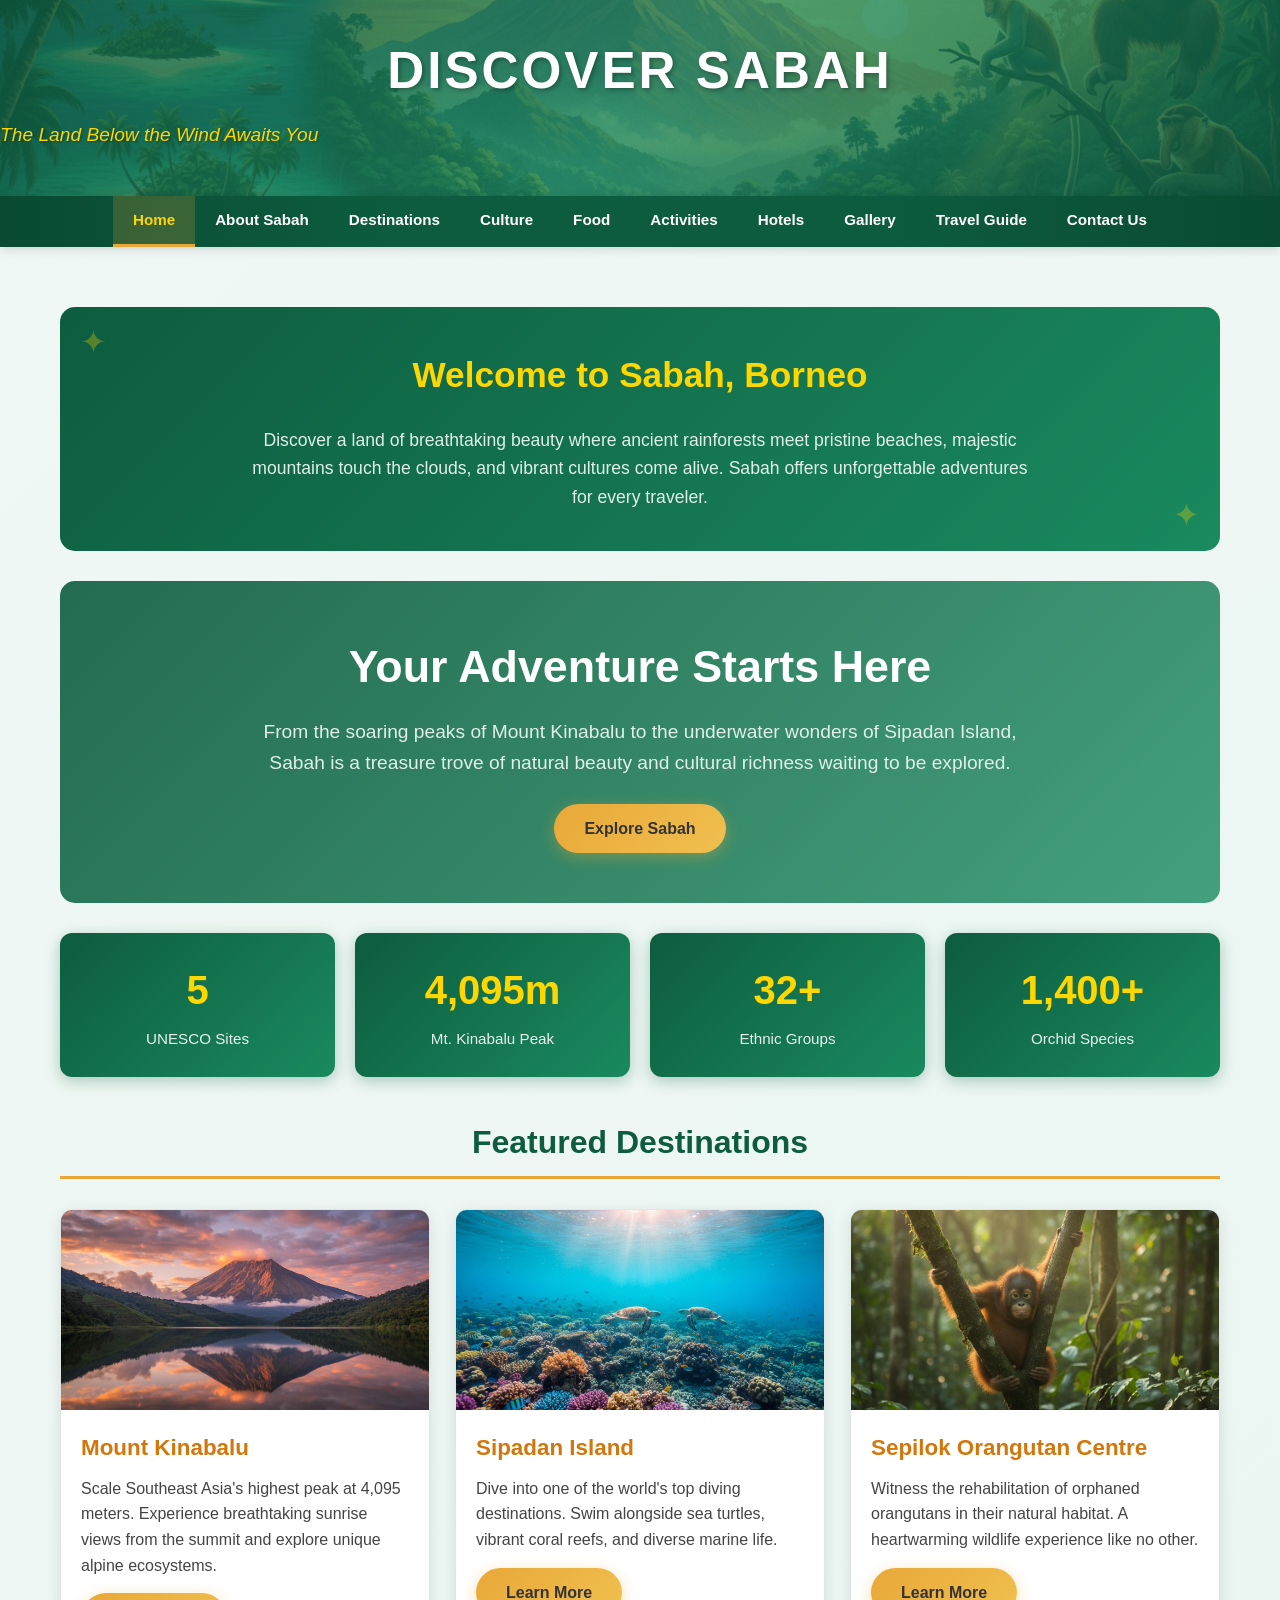
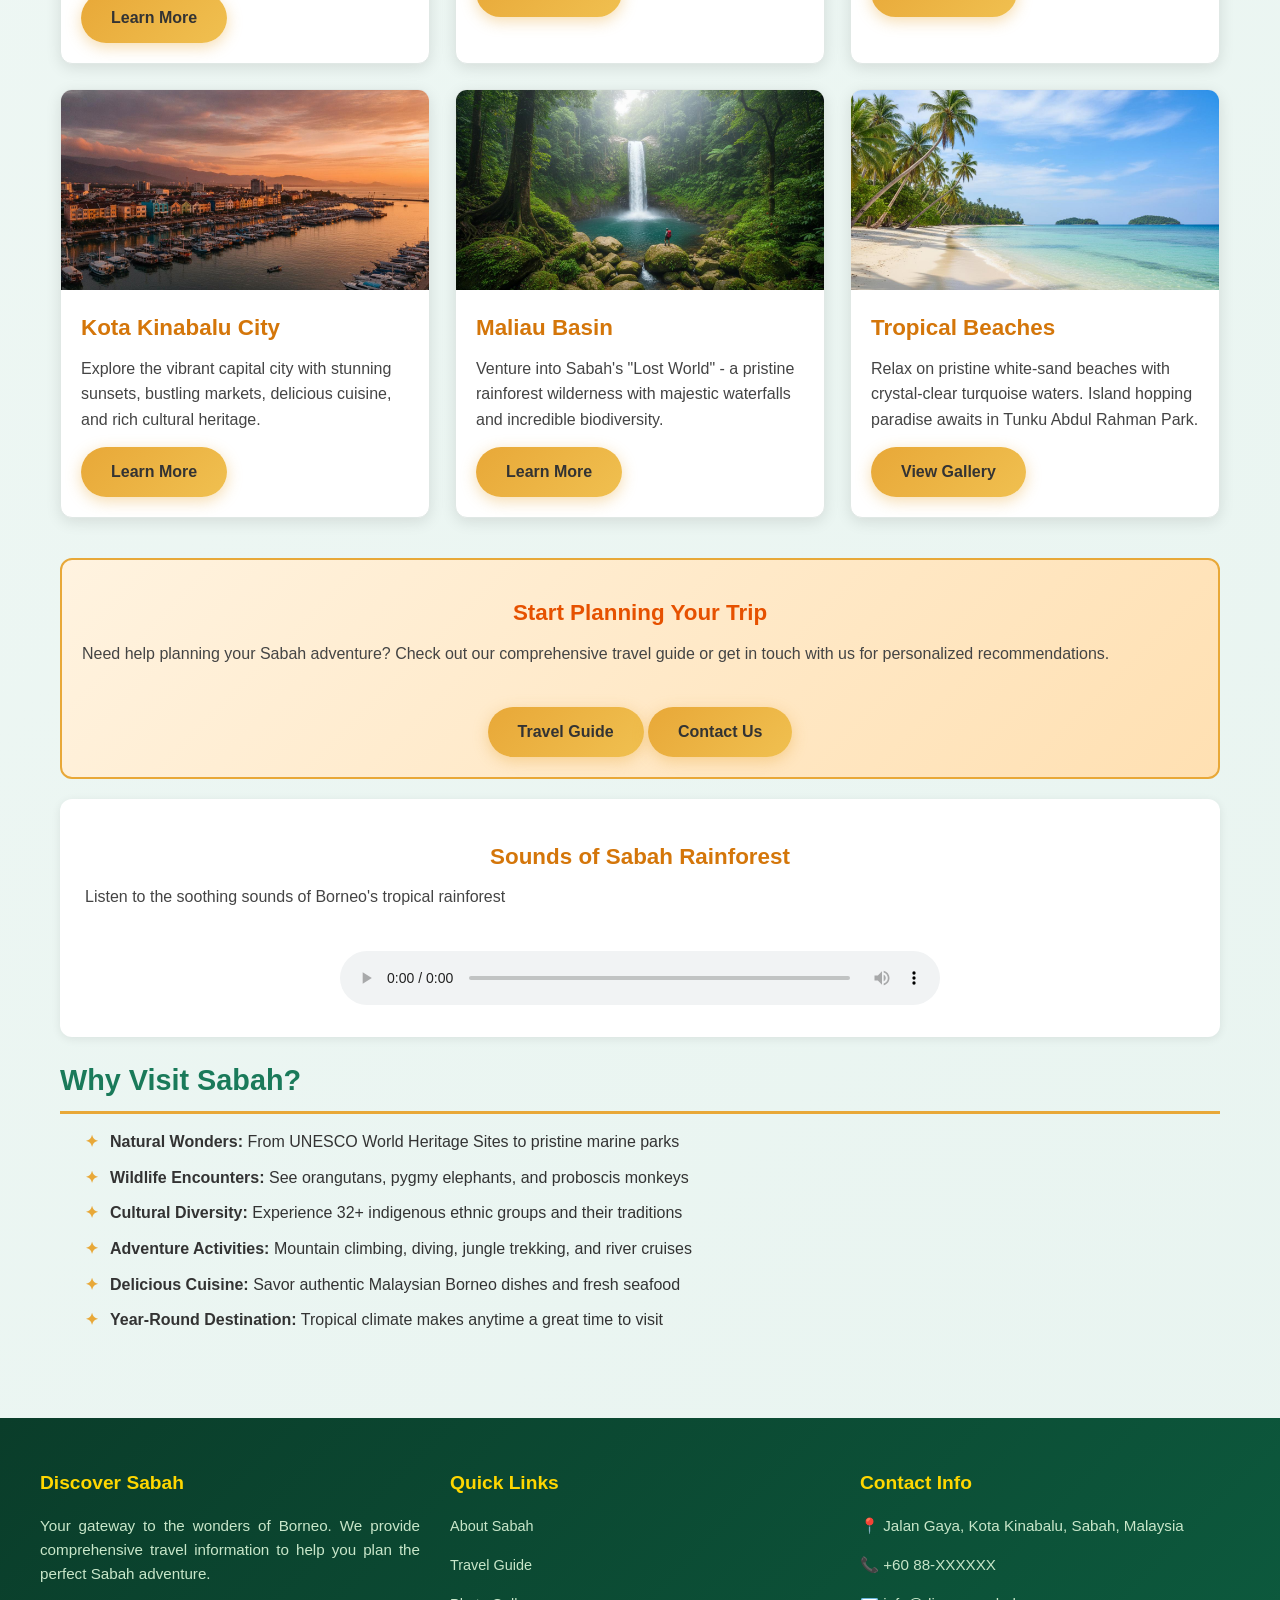
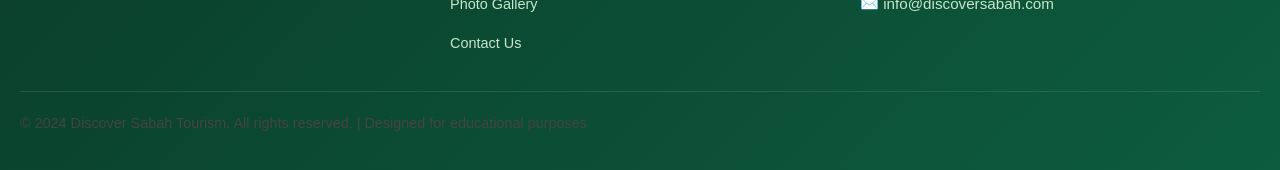
<file: index.html>
<!DOCTYPE html>
<html lang="en">
<head>
    <meta charset="UTF-8">
    <meta name="viewport" content="width=device-width, initial-scale=1.0">
    <title>Discover Sabah - Home | Borneo's Tropical Paradise</title>
    <!-- External CSS -->
    <link rel="stylesheet" href="css/style.css">
    <!-- Embedded CSS (Internal) -->
    <style>
        .welcome-banner {
            background: linear-gradient(135deg, #0d5c3f 0%, #1a8a5f 100%);
            color: white;
            padding: 40px;
            border-radius: 15px;
            margin: 30px 0;
            text-align: center;
            position: relative;
            overflow: hidden;
        }

        .welcome-banner::before {
            content: '✦';
            position: absolute;
            top: 10px;
            left: 20px;
            font-size: 2em;
            color: rgba(255,215,0,0.3);
        }

        .welcome-banner::after {
            content: '✦';
            position: absolute;
            bottom: 10px;
            right: 20px;
            font-size: 2em;
            color: rgba(255,215,0,0.3);
        }

        .welcome-banner h2 {
            color: #ffd700;
            border: none;
            font-size: 2.2em;
            margin: 0 0 15px 0;
        }

        .welcome-banner p {
            color: #e0f0e8;
            text-align: center;
            font-size: 1.1em;
            margin: 0 auto;
            max-width: 800px;
        }

        .destinations-preview {
            margin: 40px 0;
        }

        .destinations-preview h2 {
            text-align: center;
            font-size: 2em;
            color: #0d5c3f;
        }
    </style>
</head>
<body>
    <!-- Header with background image -->
    <header>
        <div class="header-content">
            <!-- Inline CSS demonstration -->
            <h1 style="font-size: 3.2em; margin-bottom: 8px; text-transform: uppercase; letter-spacing: 3px;">Discover Sabah</h1>
            <p class="tagline">The Land Below the Wind Awaits You</p>
        </div>
    </header>

    <!-- Navigation Bar -->
    <nav>
        <ul>
            <li><a href="index.html"class="active">Home</a></li>
            <li><a href="about.html">About Sabah</a></li>
            <li><a href="destination.html">Destinations</a></li>
            <li><a href="culture.html">Culture</a></li>
            <li><a href="food.html">Food</a></li>
            <li><a href="activities.html">Activities</a></li>
            <li><a href="accommodation.html">Hotels</a></li>
            <li><a href="gallery.html">Gallery</a></li>
            <li><a href="guide.html">Travel Guide</a></li>
            <li><a href="contact.html">Contact Us</a></li>
        </ul>
    </nav>

    <!-- Main Content -->
    <div class="container">
        <!-- Welcome Banner with embedded CSS -->
        <section class="welcome-banner">
            <h2>Welcome to Sabah, Borneo</h2>
            <p>Discover a land of breathtaking beauty where ancient rainforests meet pristine beaches, majestic mountains touch the clouds, and vibrant cultures come alive. Sabah offers unforgettable adventures for every traveler.</p>
        </section>

        <!-- Hero Section -->
        <section class="hero-section">
            <h1>Your Adventure Starts Here</h1>
            <p>From the soaring peaks of Mount Kinabalu to the underwater wonders of Sipadan Island, Sabah is a treasure trove of natural beauty and cultural richness waiting to be explored.</p>
            <a href="about.html" class="btn">Explore Sabah</a>
        </section>

        <!-- Statistics Section -->
        <section class="stats-container">
            <div class="stat-box">
                <div class="stat-number">5</div>
                <div class="stat-label">UNESCO Sites</div>
            </div>
            <div class="stat-box">
                <div class="stat-number">4,095m</div>
                <div class="stat-label">Mt. Kinabalu Peak</div>
            </div>
            <div class="stat-box">
                <div class="stat-number">32+</div>
                <div class="stat-label">Ethnic Groups</div>
            </div>
            <div class="stat-box">
                <div class="stat-number">1,400+</div>
                <div class="stat-label">Orchid Species</div>
            </div>
        </section>

        <!-- Featured Destinations -->
        <section class="destinations-preview">
            <h2>Featured Destinations</h2>
            <div class="card-grid">
                <!-- Card 1: Mount Kinabalu -->
                <div class="card">
                    <img src="images/mount-kinabalu.jpg" alt="Mount Kinabalu at sunrise">
                    <div class="card-content">
                        <h3>Mount Kinabalu</h3>
                        <p>Scale Southeast Asia's highest peak at 4,095 meters. Experience breathtaking sunrise views from the summit and explore unique alpine ecosystems.</p>
                        <a href="kinabalu.html" class="btn">Learn More</a>
                    </div>
                </div>

                <!-- Card 2: Sipadan Island -->
                <div class="card">
                    <img src="images/sipadan-island.jpg" alt="Underwater at Sipadan Island">
                    <div class="card-content">
                        <h3>Sipadan Island</h3>
                        <p>Dive into one of the world's top diving destinations. Swim alongside sea turtles, vibrant coral reefs, and diverse marine life.</p>
                        <a href="sipadan.html" class="btn">Learn More</a>
                    </div>
                </div>

                <!-- Card 3: Sepilok -->
                <div class="card">
                    <img src="images/sepilok-orangutan.jpg" alt="Orangutan at Sepilok">
                    <div class="card-content">
                        <h3>Sepilok Orangutan Centre</h3>
                        <p>Witness the rehabilitation of orphaned orangutans in their natural habitat. A heartwarming wildlife experience like no other.</p>
                        <a href="sepilok.html" class="btn">Learn More</a>
                    </div>
                </div>

                <!-- Card 4: Kota Kinabalu -->
                <div class="card">
                    <img src="images/kota-kinabalu.jpg" alt="Kota Kinabalu waterfront">
                    <div class="card-content">
                        <h3>Kota Kinabalu City</h3>
                        <p>Explore the vibrant capital city with stunning sunsets, bustling markets, delicious cuisine, and rich cultural heritage.</p>
                        <a href="kk.html" class="btn">Learn More</a>
                    </div>
                </div>

                <!-- Card 5: Maliau Basin -->
                <div class="card">
                    <img src="images/maliau-basin.jpg" alt="Maliau Basin waterfall">
                    <div class="card-content">
                        <h3>Maliau Basin</h3>
                        <p>Venture into Sabah's "Lost World" - a pristine rainforest wilderness with majestic waterfalls and incredible biodiversity.</p>
                        <a href="maliau.html" class="btn">Learn More</a>
                    </div>
                </div>

                <!-- Card 6: Beaches -->
                <div class="card">
                    <img src="images/beach-paradise.jpg" alt="Tropical beach in Sabah">
                    <div class="card-content">
                        <h3>Tropical Beaches</h3>
                        <p>Relax on pristine white-sand beaches with crystal-clear turquoise waters. Island hopping paradise awaits in Tunku Abdul Rahman Park.</p>
                        <a href="gallery.html" class="btn">View Gallery</a>
                    </div>
                </div>
            </div>
        </section>

        <!-- Quick Links Section -->
        <section class="highlight-box">
            <h3>Start Planning Your Trip</h3>
            <p>Need help planning your Sabah adventure? Check out our comprehensive travel guide or get in touch with us for personalized recommendations.</p>
            <br>
            <a href="guide.html" class="btn">Travel Guide</a>
            <a href="contact.html" class="btn">Contact Us</a>
        </section>

        <!-- Audio Element -->
        <section class="media-container">
            <h3>Sounds of Sabah Rainforest</h3>
            <p>Listen to the soothing sounds of Borneo's tropical rainforest</p>
            <br>
            <audio controls>
                <source src="audio/videoplayback.mp3" type="audio/mpeg">
                <!-- Fallback message - audio file would need to be provided -->
                Your browser does not support the audio element. (Note: Add an audio file to the audio folder)
            </audio>
        </section>

        <!-- Introduction List -->
        <section>
            <h2>Why Visit Sabah?</h2>
            <ul class="feature-list">
                <li><strong>Natural Wonders:</strong> From UNESCO World Heritage Sites to pristine marine parks</li>
                <li><strong>Wildlife Encounters:</strong> See orangutans, pygmy elephants, and proboscis monkeys</li>
                <li><strong>Cultural Diversity:</strong> Experience 32+ indigenous ethnic groups and their traditions</li>
                <li><strong>Adventure Activities:</strong> Mountain climbing, diving, jungle trekking, and river cruises</li>
                <li><strong>Delicious Cuisine:</strong> Savor authentic Malaysian Borneo dishes and fresh seafood</li>
                <li><strong>Year-Round Destination:</strong> Tropical climate makes anytime a great time to visit</li>
            </ul>
        </section>
    </div>

    <!-- Footer -->
    <footer>
        <div class="footer-content">
            <div class="footer-section">
                <h4>Discover Sabah</h4>
                <p>Your gateway to the wonders of Borneo. We provide comprehensive travel information to help you plan the perfect Sabah adventure.</p>
            </div>
            <div class="footer-section">
                <h4>Quick Links</h4>
                <p><a href="about.html">About Sabah</a></p>
                <p><a href="guide.html">Travel Guide</a></p>
                <p><a href="gallery.html">Photo Gallery</a></p>
                <p><a href="contact.html">Contact Us</a></p>
            </div>
            <div class="footer-section">
                <h4>Contact Info</h4>
                <p>📍 Jalan Gaya, Kota Kinabalu, Sabah, Malaysia</p>
                <p>📞 +60 88-XXXXXX</p>
                <p>✉️ info@discoversabah.com</p>
            </div>
        </div>
        <div class="footer-bottom">
            <p>&copy; 2024 Discover Sabah Tourism. All rights reserved. | Designed for educational purposes</p>
        </div>
    </footer>
</body>
</html>
</file>
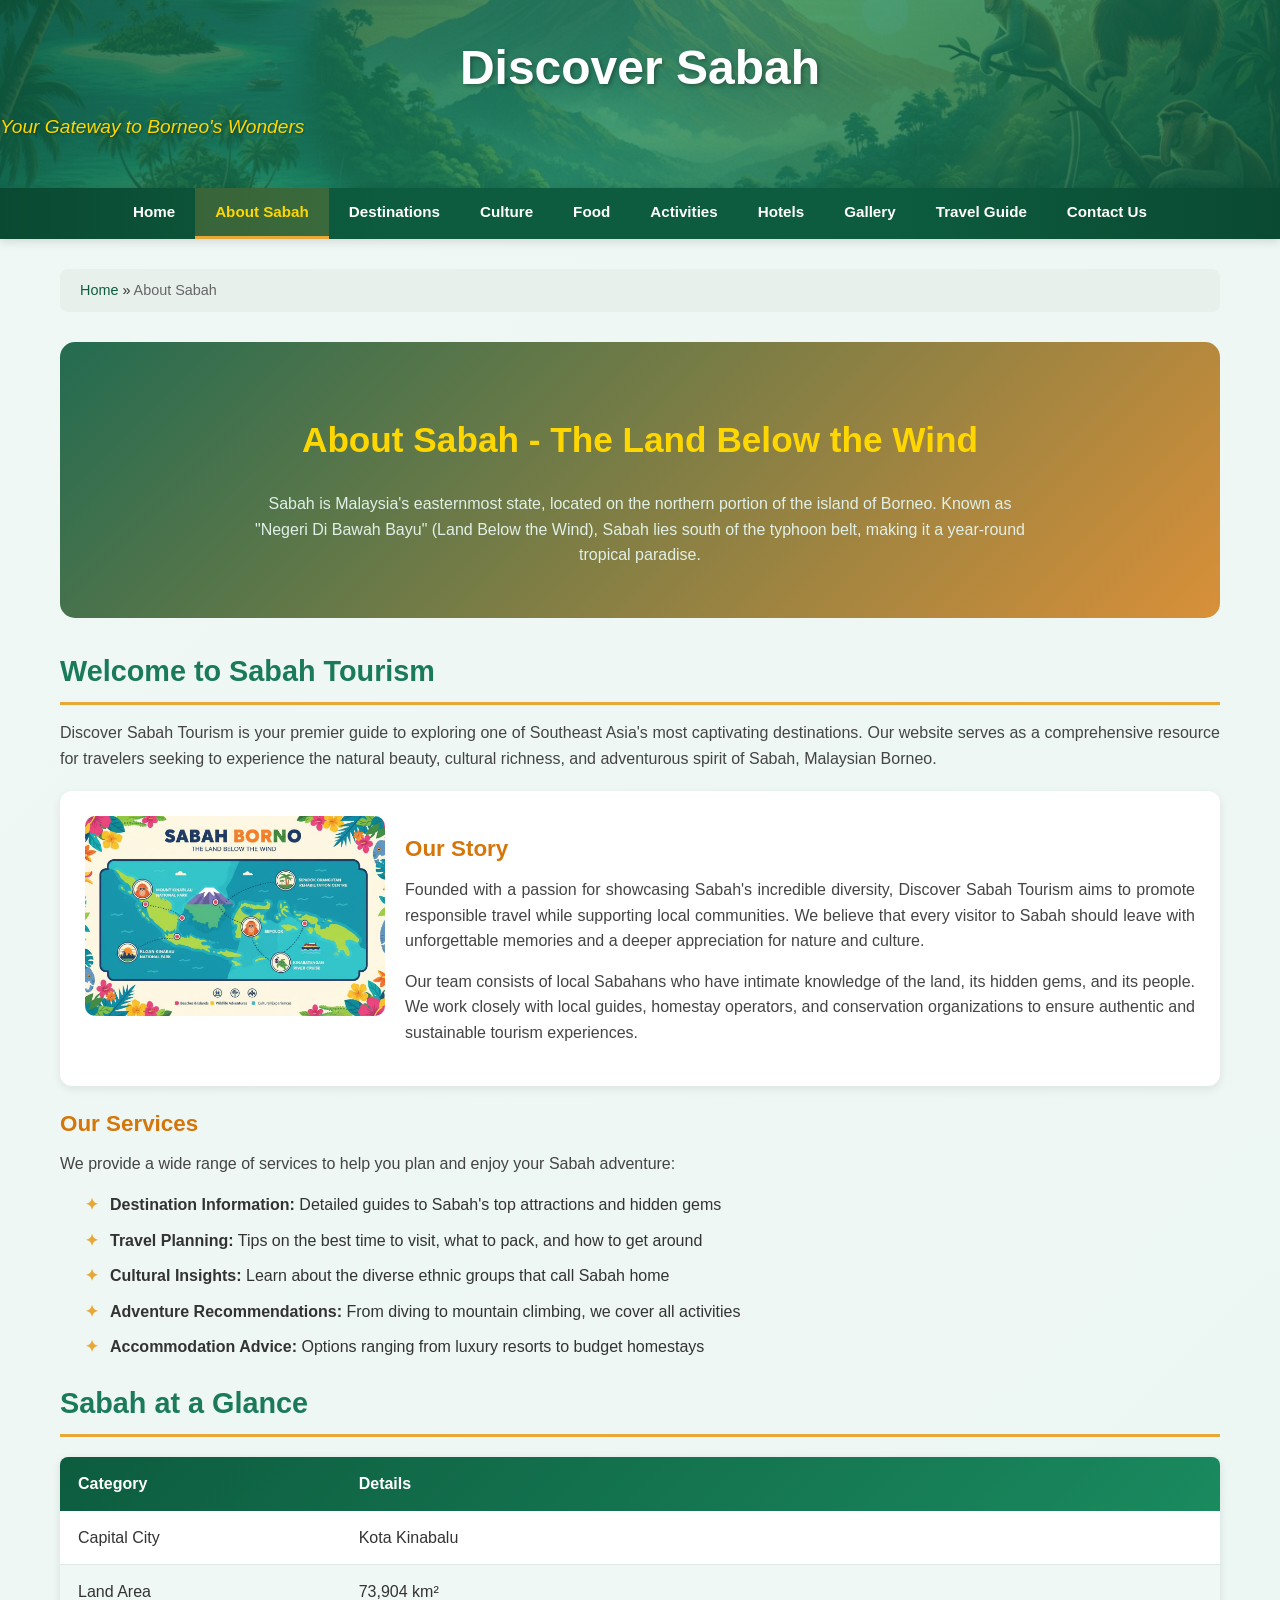
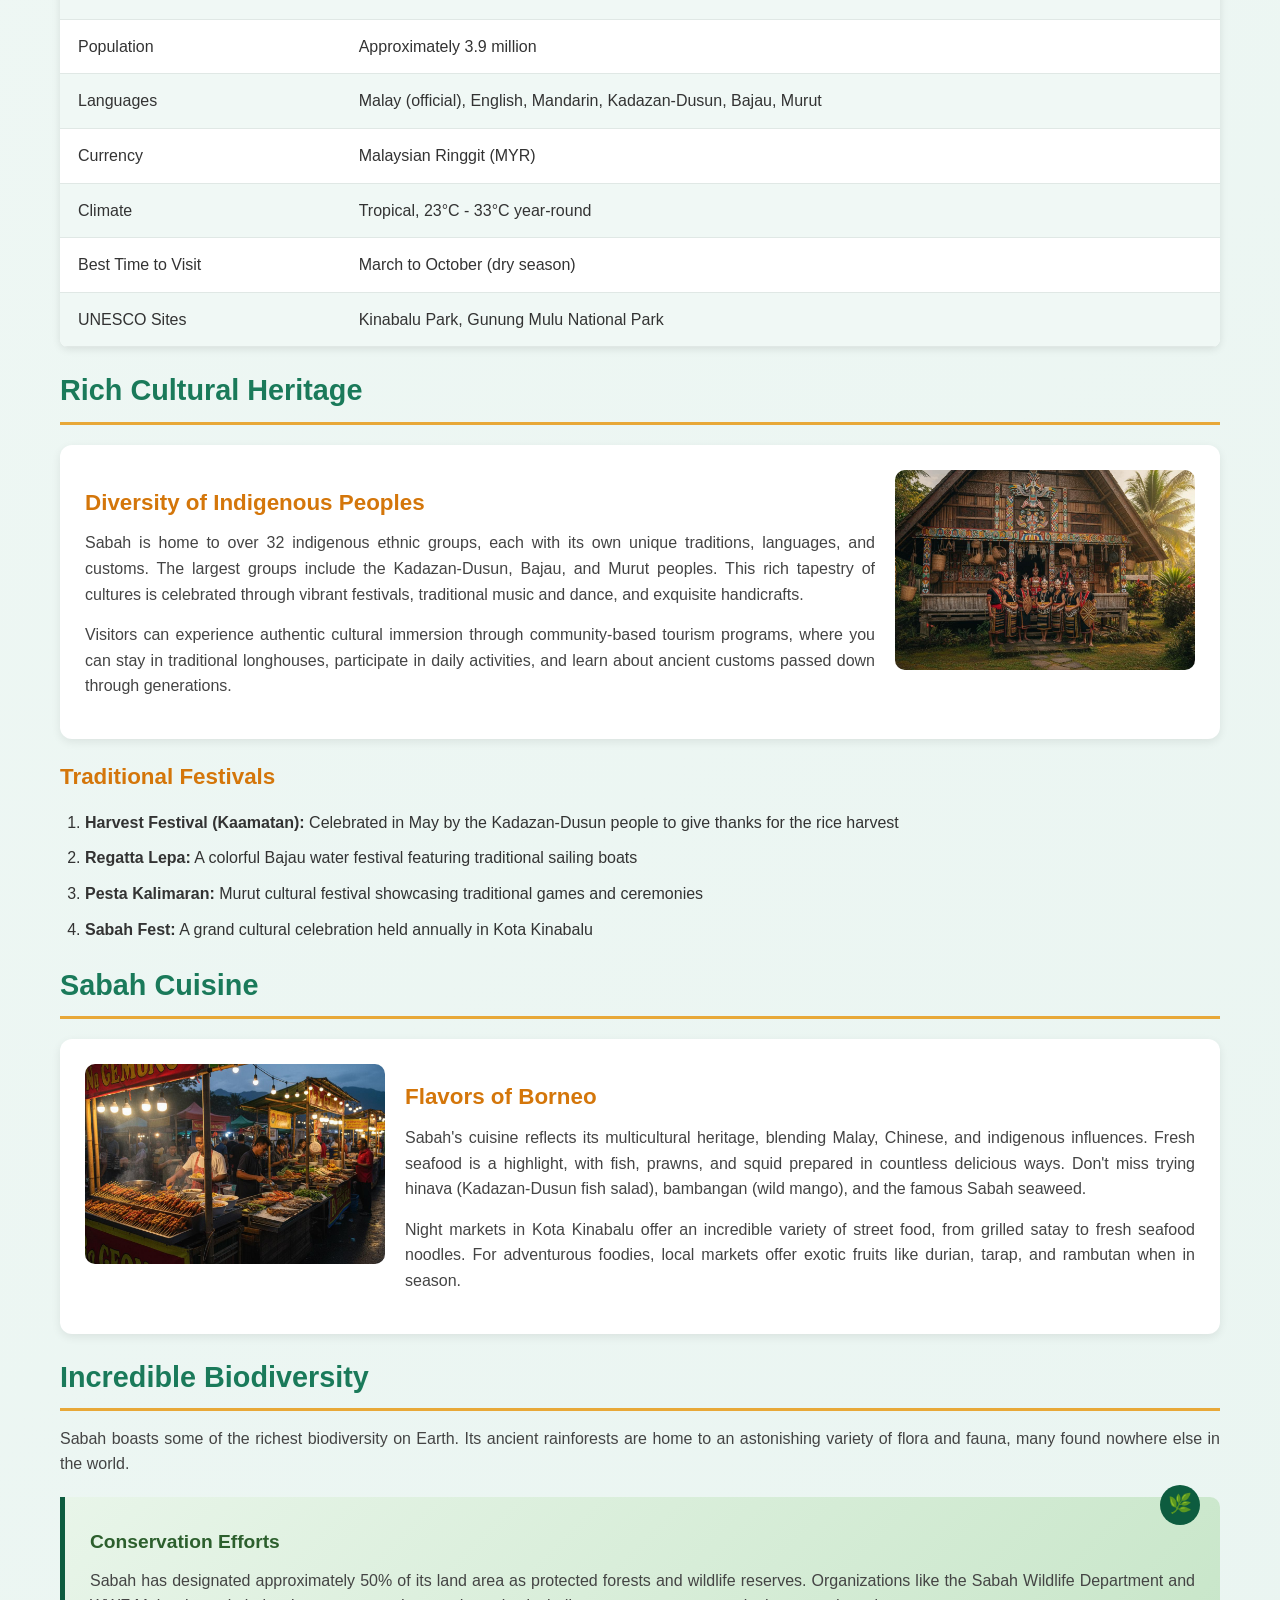
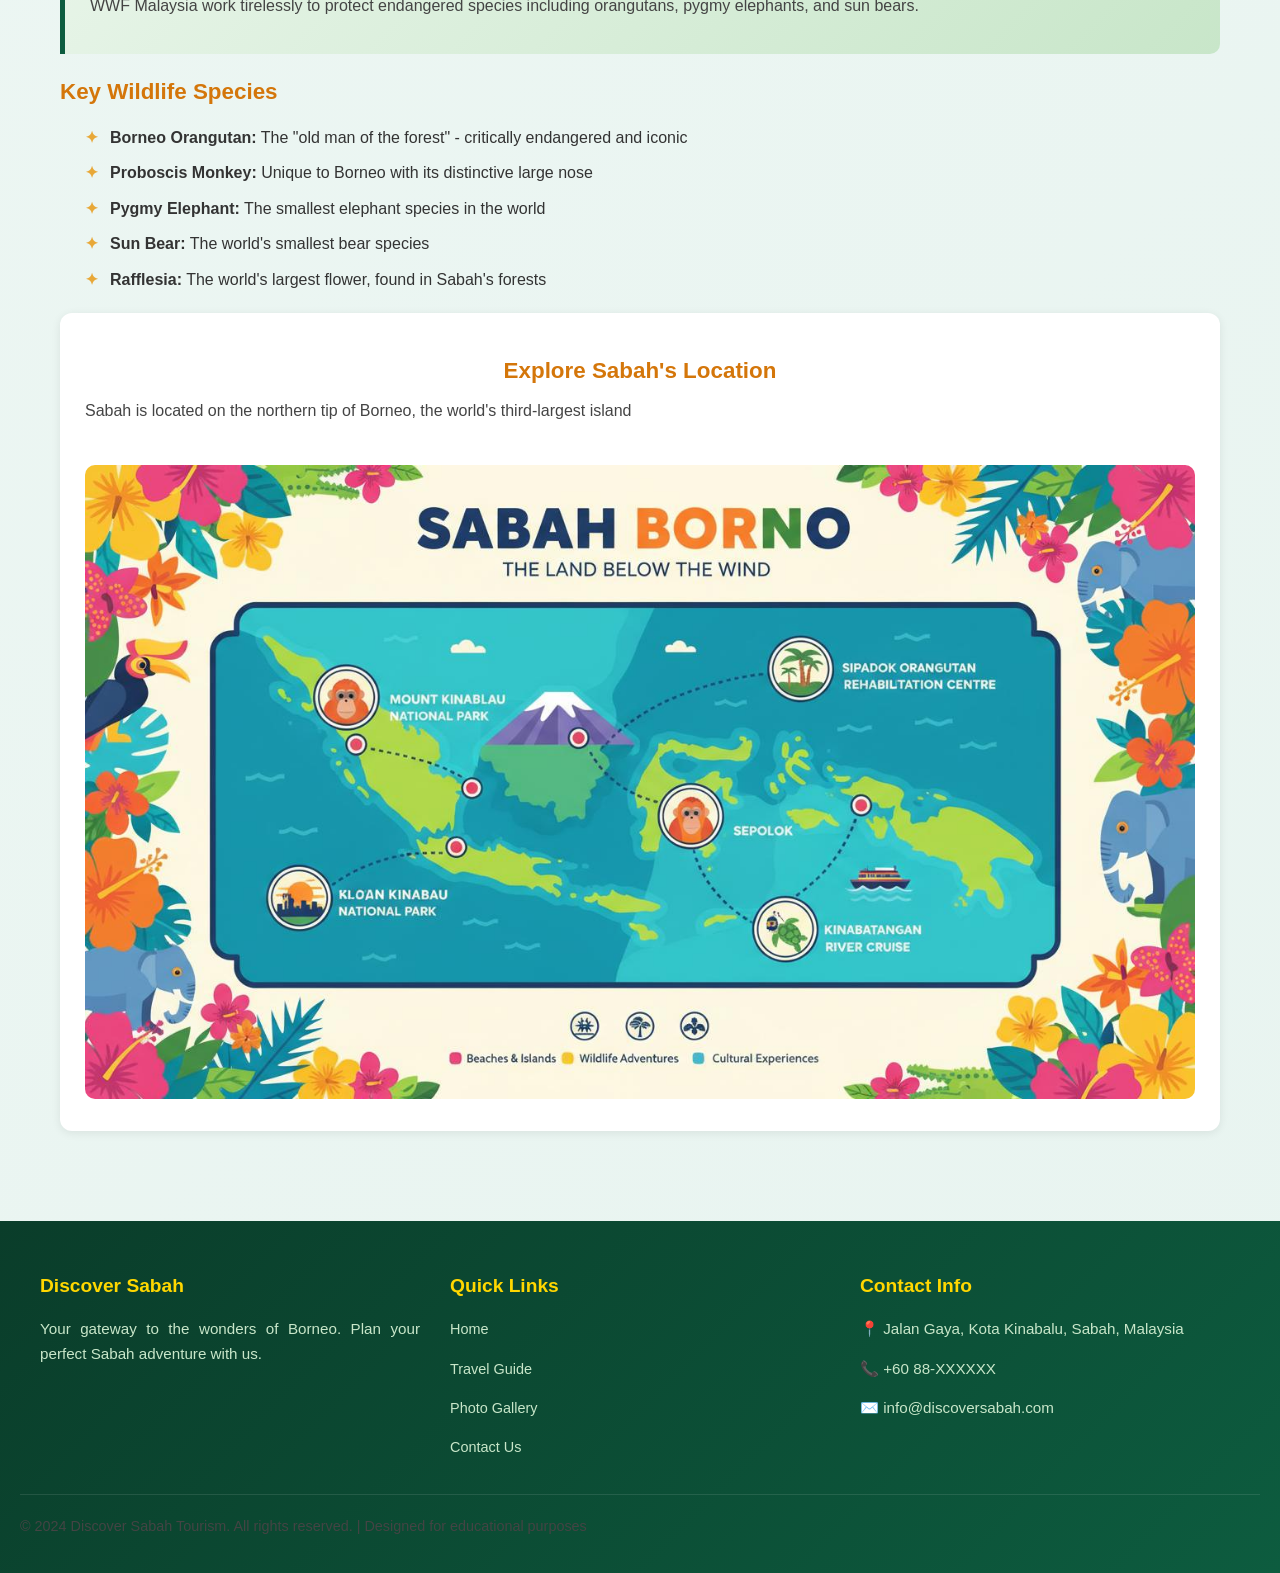
<file: about.html>
<!DOCTYPE html>
<html lang="en">
<head>
    <meta charset="UTF-8">
    <meta name="viewport" content="width=device-width, initial-scale=1.0">
    <title>About Sabah - Discover Sabah</title>
    <link rel="stylesheet" href="css/style.css">
    <style>
        .about-hero {
            background: linear-gradient(135deg, rgba(13,92,63,0.9) 0%, rgba(212,118,10,0.8) 100%);
            color: white;
            padding: 50px;
            border-radius: 15px;
            text-align: center;
            margin: 30px 0;
        }
        .about-hero h2 {
            color: #ffd700;
            border: none;
            font-size: 2.2em;
        }
        .about-hero p {
            color: #e0f0e8;
            text-align: center;
            max-width: 800px;
            margin: 15px auto 0;
        }
    </style>
</head>
<body>
    <header>
        <div class="header-content">
            <h1>Discover Sabah</h1>
            <p class="tagline">Your Gateway to Borneo's Wonders</p>
        </div>
    </header>

    <nav>
        <ul>
            <li><a href="index.html">Home</a></li>
            <li><a href="about.html"class="active">About Sabah</a></li>
            <li><a href="destination.html">Destinations</a></li>
            <li><a href="culture.html">Culture</a></li>
            <li><a href="food.html">Food</a></li>
            <li><a href="activities.html">Activities</a></li>
            <li><a href="accommodation.html">Hotels</a></li>
            <li><a href="gallery.html">Gallery</a></li>
            <li><a href="guide.html">Travel Guide</a></li>
            <li><a href="contact.html">Contact Us</a></li>
        </ul>
    </nav>

    <div class="container">
        <div class="breadcrumb">
            <a href="index.html">Home</a> &raquo; <span>About Sabah</span>
        </div>

        <section class="about-hero">
            <h2>About Sabah - The Land Below the Wind</h2>
            <p>Sabah is Malaysia's easternmost state, located on the northern portion of the island of Borneo. Known as "Negeri Di Bawah Bayu" (Land Below the Wind), Sabah lies south of the typhoon belt, making it a year-round tropical paradise.</p>
        </section>

        <!-- Introduction to Sabah Tourism -->
        <section>
            <h2>Welcome to Sabah Tourism</h2>
            <p>Discover Sabah Tourism is your premier guide to exploring one of Southeast Asia's most captivating destinations. Our website serves as a comprehensive resource for travelers seeking to experience the natural beauty, cultural richness, and adventurous spirit of Sabah, Malaysian Borneo.</p>
            
            <div class="feature-box">
                <img src="images/sabah-map.jpg" alt="Map of Sabah showing tourist destinations">
                <h3>Our Story</h3>
                <p>Founded with a passion for showcasing Sabah's incredible diversity, Discover Sabah Tourism aims to promote responsible travel while supporting local communities. We believe that every visitor to Sabah should leave with unforgettable memories and a deeper appreciation for nature and culture.</p>
                <p>Our team consists of local Sabahans who have intimate knowledge of the land, its hidden gems, and its people. We work closely with local guides, homestay operators, and conservation organizations to ensure authentic and sustainable tourism experiences.</p>
            </div>

            <h3>Our Services</h3>
            <p>We provide a wide range of services to help you plan and enjoy your Sabah adventure:</p>
            <ul class="feature-list">
                <li><strong>Destination Information:</strong> Detailed guides to Sabah's top attractions and hidden gems</li>
                <li><strong>Travel Planning:</strong> Tips on the best time to visit, what to pack, and how to get around</li>
                <li><strong>Cultural Insights:</strong> Learn about the diverse ethnic groups that call Sabah home</li>
                <li><strong>Adventure Recommendations:</strong> From diving to mountain climbing, we cover all activities</li>
                <li><strong>Accommodation Advice:</strong> Options ranging from luxury resorts to budget homestays</li>
            </ul>
        </section>

        <!-- Key Facts Table -->
        <section>
            <h2>Sabah at a Glance</h2>
            <table>
                <thead>
                    <tr>
                        <th>Category</th>
                        <th>Details</th>
                    </tr>
                </thead>
                <tbody>
                    <tr>
                        <td>Capital City</td>
                        <td>Kota Kinabalu</td>
                    </tr>
                    <tr>
                        <td>Land Area</td>
                        <td>73,904 km²</td>
                    </tr>
                    <tr>
                        <td>Population</td>
                        <td>Approximately 3.9 million</td>
                    </tr>
                    <tr>
                        <td>Languages</td>
                        <td>Malay (official), English, Mandarin, Kadazan-Dusun, Bajau, Murut</td>
                    </tr>
                    <tr>
                        <td>Currency</td>
                        <td>Malaysian Ringgit (MYR)</td>
                    </tr>
                    <tr>
                        <td>Climate</td>
                        <td>Tropical, 23°C - 33°C year-round</td>
                    </tr>
                    <tr>
                        <td>Best Time to Visit</td>
                        <td>March to October (dry season)</td>
                    </tr>
                    <tr>
                        <td>UNESCO Sites</td>
                        <td>Kinabalu Park, Gunung Mulu National Park</td>
                    </tr>
                </tbody>
            </table>
        </section>

        <!-- Cultural Heritage -->
        <section>
            <h2>Rich Cultural Heritage</h2>
            <div class="feature-box">
                <img src="images/cultural-heritage.jpg" alt="Traditional Sabah longhouse and culture" class="right">
                <h3>Diversity of Indigenous Peoples</h3>
                <p>Sabah is home to over 32 indigenous ethnic groups, each with its own unique traditions, languages, and customs. The largest groups include the Kadazan-Dusun, Bajau, and Murut peoples. This rich tapestry of cultures is celebrated through vibrant festivals, traditional music and dance, and exquisite handicrafts.</p>
                <p>Visitors can experience authentic cultural immersion through community-based tourism programs, where you can stay in traditional longhouses, participate in daily activities, and learn about ancient customs passed down through generations.</p>
            </div>

            <h3>Traditional Festivals</h3>
            <ol class="feature-list">
                <li><strong>Harvest Festival (Kaamatan):</strong> Celebrated in May by the Kadazan-Dusun people to give thanks for the rice harvest</li>
                <li><strong>Regatta Lepa:</strong> A colorful Bajau water festival featuring traditional sailing boats</li>
                <li><strong>Pesta Kalimaran:</strong> Murut cultural festival showcasing traditional games and ceremonies</li>
                <li><strong>Sabah Fest:</strong> A grand cultural celebration held annually in Kota Kinabalu</li>
            </ol>
        </section>

        <!-- Cuisine Section -->
        <section>
            <h2>Sabah Cuisine</h2>
            <div class="feature-box">
                <img src="images/local-cuisine.jpg" alt="Sabah local food market">
                <h3>Flavors of Borneo</h3>
                <p>Sabah's cuisine reflects its multicultural heritage, blending Malay, Chinese, and indigenous influences. Fresh seafood is a highlight, with fish, prawns, and squid prepared in countless delicious ways. Don't miss trying hinava (Kadazan-Dusun fish salad), bambangan (wild mango), and the famous Sabah seaweed.</p>
                <p>Night markets in Kota Kinabalu offer an incredible variety of street food, from grilled satay to fresh seafood noodles. For adventurous foodies, local markets offer exotic fruits like durian, tarap, and rambutan when in season.</p>
            </div>
        </section>

        <!-- Biodiversity -->
        <section>
            <h2>Incredible Biodiversity</h2>
            <p>Sabah boasts some of the richest biodiversity on Earth. Its ancient rainforests are home to an astonishing variety of flora and fauna, many found nowhere else in the world.</p>
            
            <div class="info-box">
                <div class="info-box-icon">🌿</div>
                <h4>Conservation Efforts</h4>
                <p>Sabah has designated approximately 50% of its land area as protected forests and wildlife reserves. Organizations like the Sabah Wildlife Department and WWF Malaysia work tirelessly to protect endangered species including orangutans, pygmy elephants, and sun bears.</p>
            </div>

            <h3>Key Wildlife Species</h3>
            <ul class="feature-list">
                <li><strong>Borneo Orangutan:</strong> The "old man of the forest" - critically endangered and iconic</li>
                <li><strong>Proboscis Monkey:</strong> Unique to Borneo with its distinctive large nose</li>
                <li><strong>Pygmy Elephant:</strong> The smallest elephant species in the world</li>
                <li><strong>Sun Bear:</strong> The world's smallest bear species</li>
                <li><strong>Rafflesia:</strong> The world's largest flower, found in Sabah's forests</li>
            </ul>
        </section>

        <!-- Map Section -->
        <section class="media-container">
            <h3>Explore Sabah's Location</h3>
            <p>Sabah is located on the northern tip of Borneo, the world's third-largest island</p>
            <br>
            <img src="images/sabah-map.jpg" alt="Sabah location map" style="max-width: 100%; border-radius: 10px;">
        </section>
    </div>

    <footer>
        <div class="footer-content">
            <div class="footer-section">
                <h4>Discover Sabah</h4>
                <p>Your gateway to the wonders of Borneo. Plan your perfect Sabah adventure with us.</p>
            </div>
            <div class="footer-section">
                <h4>Quick Links</h4>
                <p><a href="index.html">Home</a></p>
                <p><a href="guide.html">Travel Guide</a></p>
                <p><a href="gallery.html">Photo Gallery</a></p>
                <p><a href="contact.html">Contact Us</a></p>
            </div>
            <div class="footer-section">
                <h4>Contact Info</h4>
                <p>📍 Jalan Gaya, Kota Kinabalu, Sabah, Malaysia</p>
                <p>📞 +60 88-XXXXXX</p>
                <p>✉️ info@discoversabah.com</p>
            </div>
        </div>
        <div class="footer-bottom">
            <p>&copy; 2024 Discover Sabah Tourism. All rights reserved. | Designed for educational purposes</p>
        </div>
    </footer>
</body>
</html>
</file>
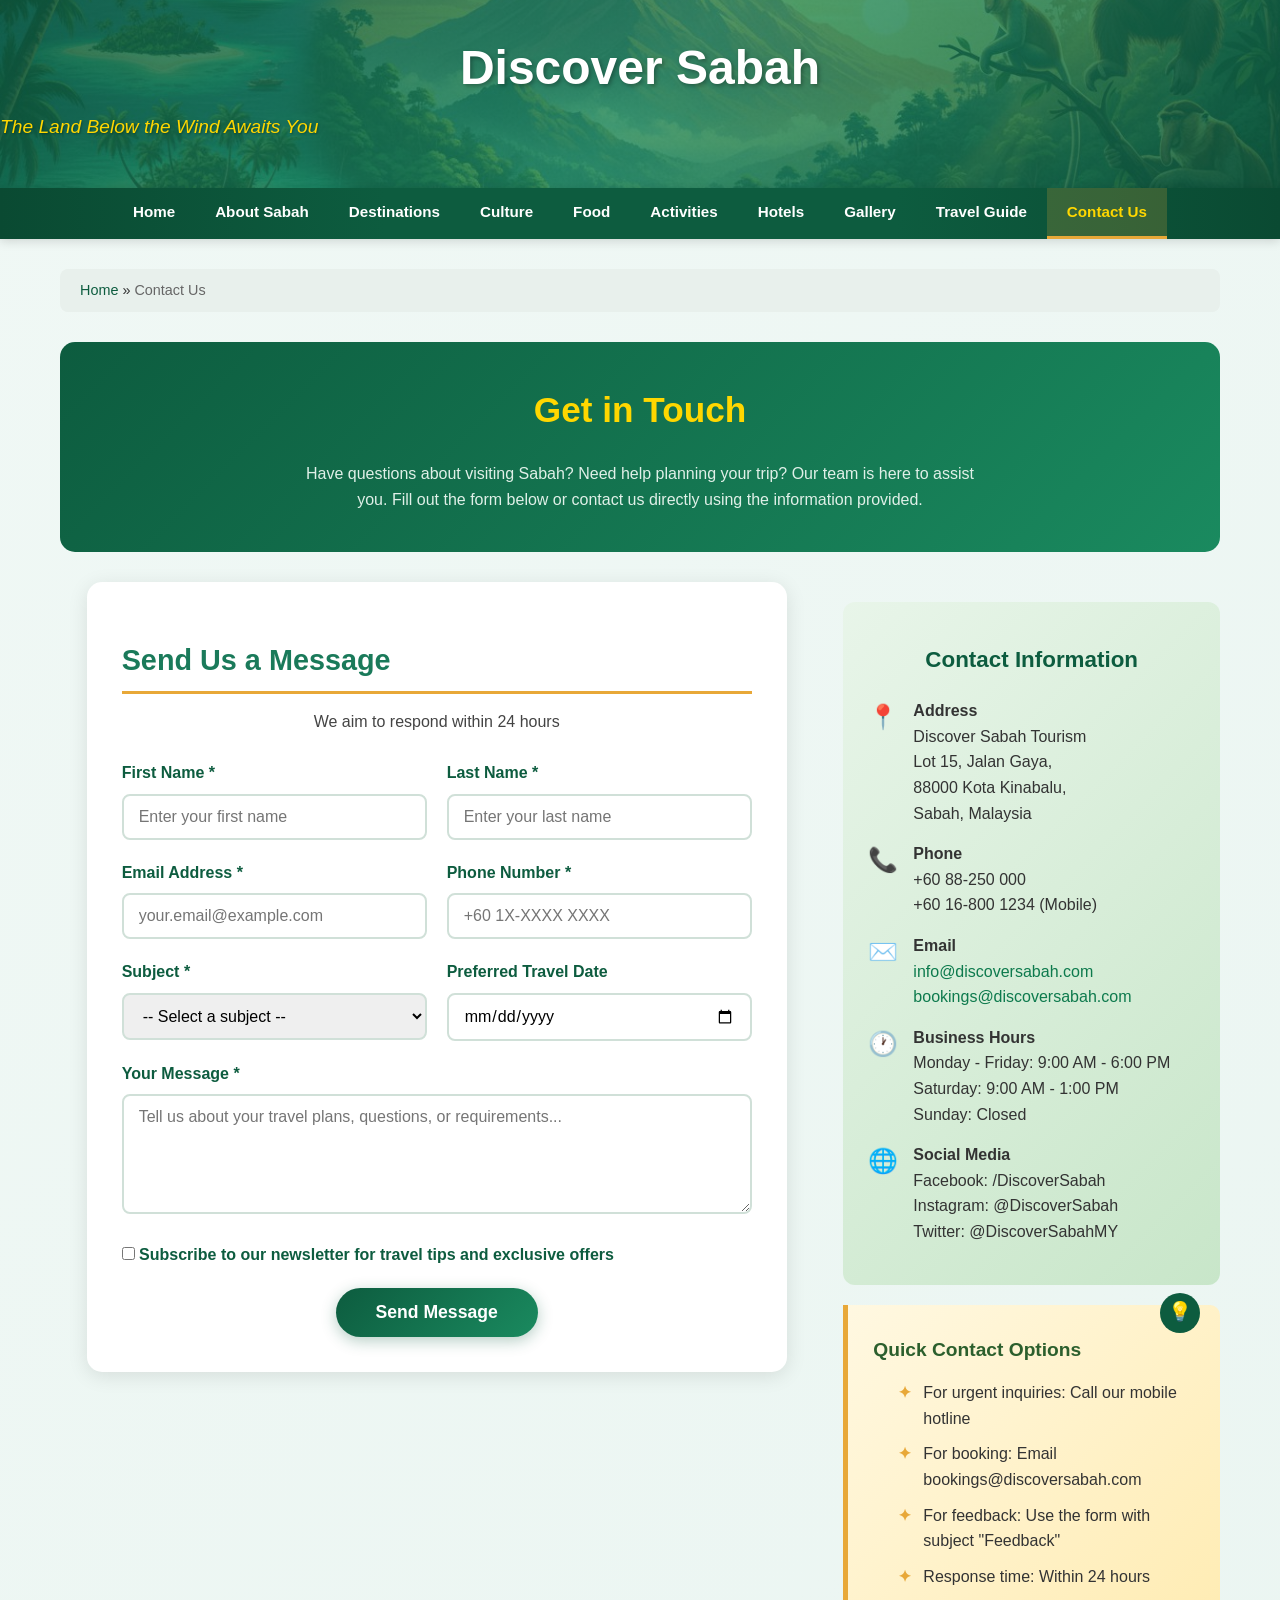
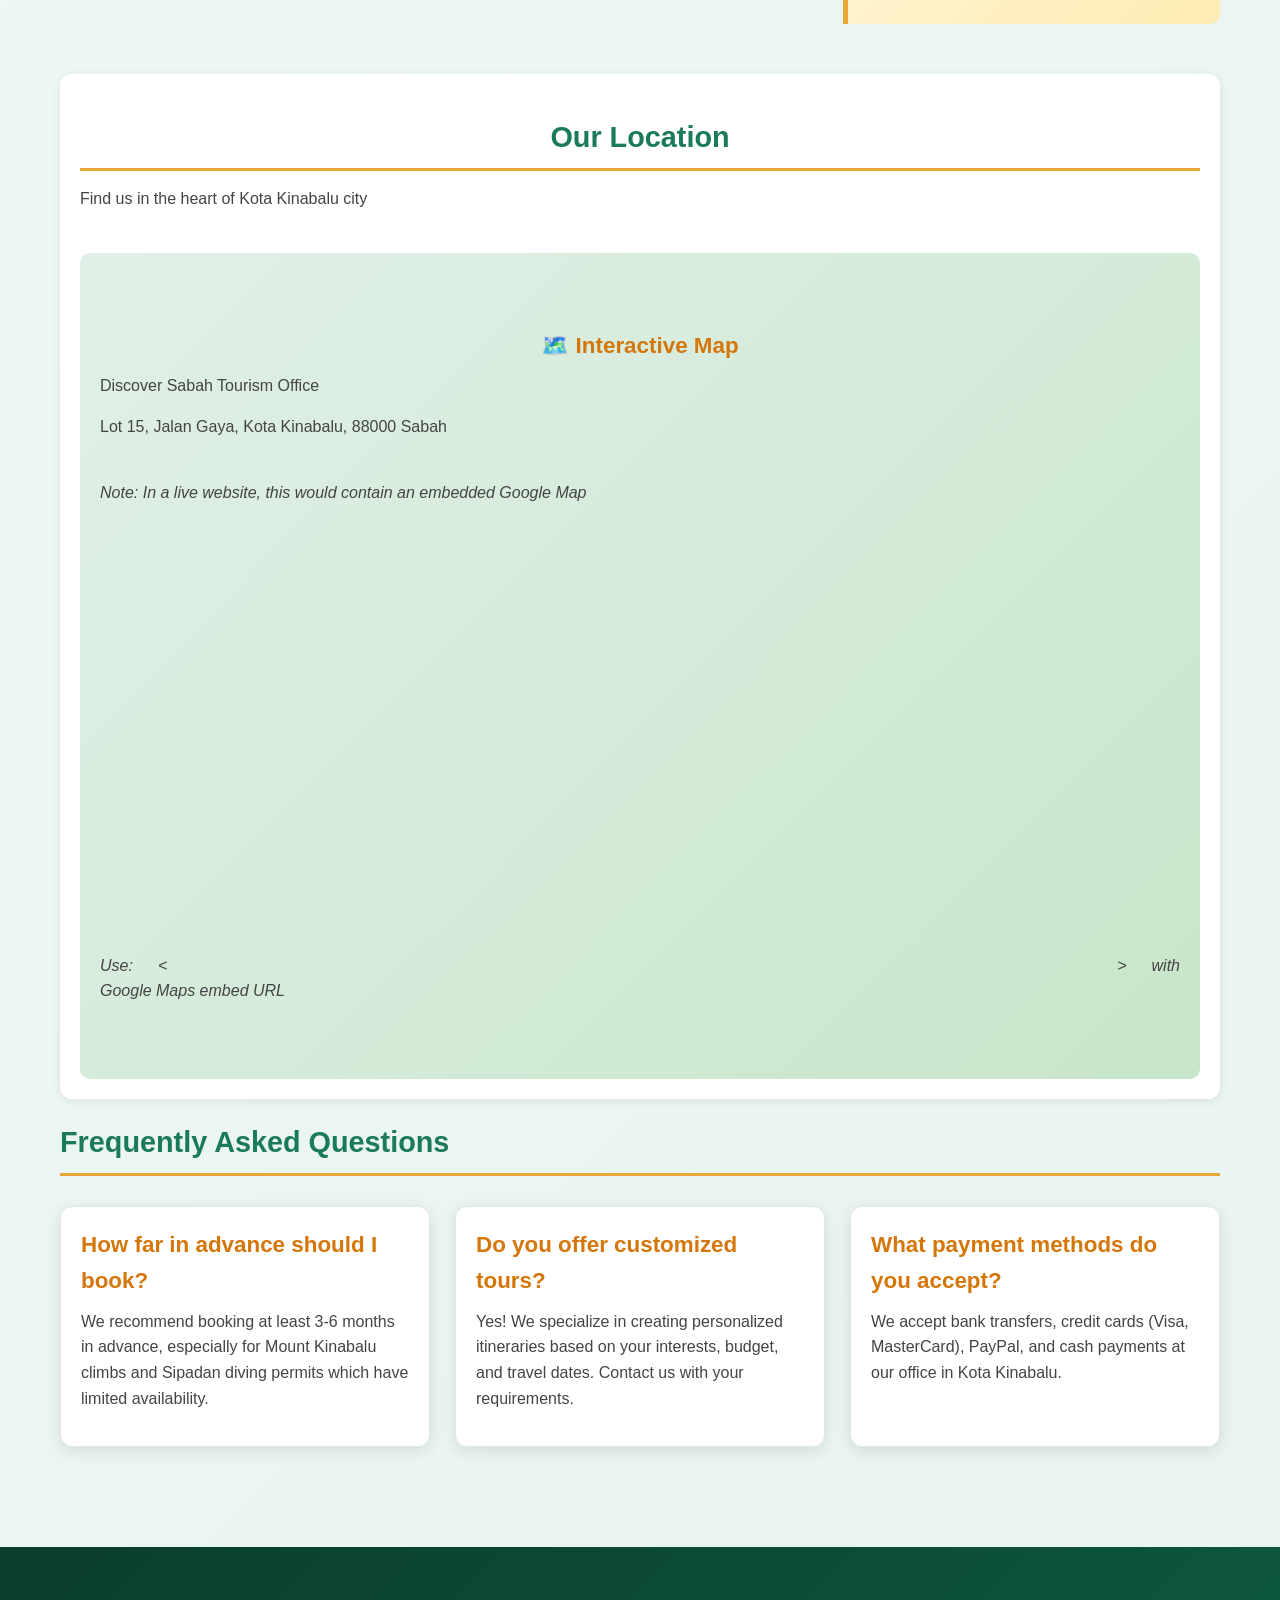
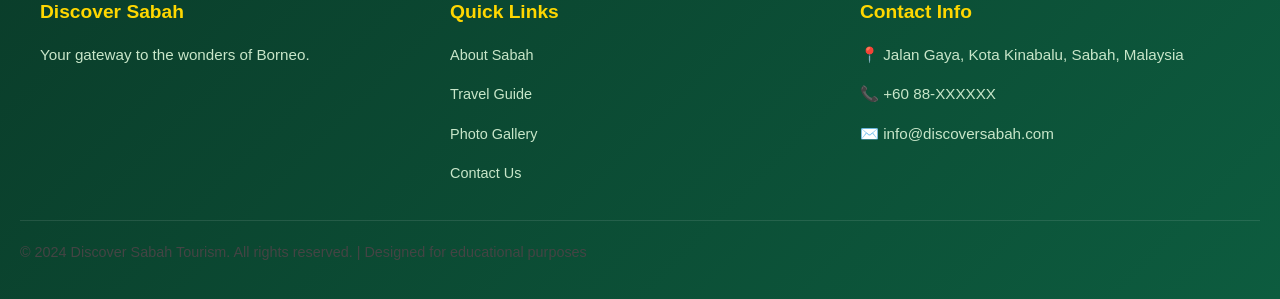
<file: contact.html>
<!DOCTYPE html>
<html lang="en">
<head>
    <meta charset="UTF-8">
    <meta name="viewport" content="width=device-width, initial-scale=1.0">
    <title>Contact Us - Discover Sabah</title>
    <link rel="stylesheet" href="css/style.css">
    <style>
        .contact-hero {
            background: linear-gradient(135deg, #0d5c3f 0%, #1a8a5f 100%);
            color: white;
            padding: 40px;
            border-radius: 15px;
            text-align: center;
            margin: 30px 0;
        }
        .contact-hero h2 {
            color: #ffd700;
            border: none;
            font-size: 2.2em;
            margin: 0 0 15px 0;
        }
        .contact-hero p {
            color: #e0f0e8;
            text-align: center;
            max-width: 700px;
            margin: 0 auto;
        }
        .contact-grid {
            display: flex;
            flex-wrap: wrap;
            gap: 30px;
            margin: 30px 0;
        }
        .contact-form-section {
            flex: 2;
            min-width: 300px;
        }
        .contact-info-section {
            flex: 1;
            min-width: 250px;
        }
        .success-message {
            display: none;
            background: linear-gradient(135deg, #c8e6c9 0%, #a5d6a7 100%);
            border: 2px solid #4caf50;
            border-radius: 12px;
            padding: 25px;
            margin: 20px 0;
            text-align: center;
        }
        .success-message.visible {
            display: block;
        }
        .map-container {
            background: white;
            padding: 20px;
            border-radius: 12px;
            box-shadow: 0 2px 10px rgba(0,0,0,0.08);
            margin: 20px 0;
            text-align: center;
        }
        .map-placeholder {
            background: linear-gradient(135deg, #e0f0e8 0%, #c8e6c9 100%);
            border-radius: 10px;
            padding: 60px 20px;
            color: #0d5c3f;
        }
    </style>
</head>
<body>
    <header>
        <div class="header-content">
            <h1>Discover Sabah</h1>
            <p class="tagline">The Land Below the Wind Awaits You</p>
        </div>
    </header>

    <nav>
        <ul>
            <li><a href="index.html">Home</a></li>
            <li><a href="about.html">About Sabah</a></li>
            <li><a href="destination.html">Destinations</a></li>
            <li><a href="culture.html">Culture</a></li>
            <li><a href="food.html">Food</a></li>
            <li><a href="activities.html">Activities</a></li>
            <li><a href="accommodation.html">Hotels</a></li>
            <li><a href="gallery.html">Gallery</a></li>
            <li><a href="guide.html">Travel Guide</a></li>
            <li><a href="contact.html"class="active">Contact Us</a></li>
        </ul>
    </nav>

    <div class="container">
        <div class="breadcrumb">
            <a href="index.html">Home</a> &raquo; <span>Contact Us</span>
        </div>

        <section class="contact-hero">
            <h2>Get in Touch</h2>
            <p>Have questions about visiting Sabah? Need help planning your trip? Our team is here to assist you. Fill out the form below or contact us directly using the information provided.</p>
        </section>

        <!-- Contact Grid: Form + Info -->
        <div class="contact-grid">
            <!-- Contact Form -->
            <div class="contact-form-section">
                <div class="form-container">
                    <h2>Send Us a Message</h2>
                    <p style="text-align: center; margin-bottom: 25px;">We aim to respond within 24 hours</p>

                    <div class="success-message" id="successMessage">
                        <h3 style="color: #2e7d32; margin-bottom: 10px;">✓ Message Sent Successfully!</h3>
                        <p>Thank you for contacting us. We will get back to you within 24 hours.</p>
                    </div>

                    <form id="contactForm">
                        <div class="form-row">
                            <div class="form-group">
                                <label for="firstName">First Name *</label>
                                <input type="text" id="firstName" name="firstName" placeholder="Enter your first name">
                                <div class="error-message" id="firstNameError">Please enter your first name (at least 2 characters).</div>
                            </div>
                            <div class="form-group">
                                <label for="lastName">Last Name *</label>
                                <input type="text" id="lastName" name="lastName" placeholder="Enter your last name">
                                <div class="error-message" id="lastNameError">Please enter your last name (at least 2 characters).</div>
                            </div>
                        </div>

                        <div class="form-row">
                            <div class="form-group">
                                <label for="email">Email Address *</label>
                                <input type="email" id="email" name="email" placeholder="your.email@example.com">
                                <div class="error-message" id="emailError">Please enter a valid email address.</div>
                            </div>
                            <div class="form-group">
                                <label for="phone">Phone Number *</label>
                                <input type="tel" id="phone" name="phone" placeholder="+60 1X-XXXX XXXX">
                                <div class="error-message" id="phoneError">Please enter a valid phone number (at least 10 digits).</div>
                            </div>
                        </div>

                        <div class="form-row">
                            <div class="form-group">
                                <label for="subject">Subject *</label>
                                <select id="subject" name="subject">
                                    <option value="">-- Select a subject --</option>
                                    <option value="general">General Inquiry</option>
                                    <option value="booking">Tour Booking</option>
                                    <option value="kinabalu">Mount Kinabalu Climb</option>
                                    <option value="diving">Diving at Sipadan</option>
                                    <option value="wildlife">Wildlife Tours</option>
                                    <option value="custom">Custom Itinerary</option>
                                    <option value="feedback">Feedback</option>
                                </select>
                                <div class="error-message" id="subjectError">Please select a subject.</div>
                            </div>
                            <div class="form-group">
                                <label for="travelDate">Preferred Travel Date</label>
                                <input type="date" id="travelDate" name="travelDate">
                            </div>
                        </div>

                        <div class="form-group">
                            <label for="message">Your Message *</label>
                            <textarea id="message" name="message" placeholder="Tell us about your travel plans, questions, or requirements..."></textarea>
                            <div class="error-message" id="messageError">Please enter your message (at least 10 characters).</div>
                        </div>

                        <div class="form-group">
                            <label>
                                <input type="checkbox" id="newsletter" name="newsletter">
                                Subscribe to our newsletter for travel tips and exclusive offers
                            </label>
                        </div>

                        <div style="text-align: center;">
                            <button type="submit" class="btn-submit">Send Message</button>
                        </div>
                    </form>
                </div>
            </div>

            <!-- Contact Information -->
            <div class="contact-info-section">
                <div class="contact-info">
                    <h3 style="color: #0d5c3f; margin-bottom: 20px; text-align: center;">Contact Information</h3>

                    <div class="contact-info-item">
                        <div class="contact-icon">📍</div>
                        <div>
                            <strong>Address</strong><br>
                            Discover Sabah Tourism<br>
                            Lot 15, Jalan Gaya,<br>
                            88000 Kota Kinabalu,<br>
                            Sabah, Malaysia
                        </div>
                    </div>

                    <div class="contact-info-item">
                        <div class="contact-icon">📞</div>
                        <div>
                            <strong>Phone</strong><br>
                            +60 88-250 000<br>
                            +60 16-800 1234 (Mobile)
                        </div>
                    </div>

                    <div class="contact-info-item">
                        <div class="contact-icon">✉️</div>
                        <div>
                            <strong>Email</strong><br>
                            <a href="mailto:info@discoversabah.com">info@discoversabah.com</a><br>
                            <a href="mailto:bookings@discoversabah.com">bookings@discoversabah.com</a>
                        </div>
                    </div>

                    <div class="contact-info-item">
                        <div class="contact-icon">🕐</div>
                        <div>
                            <strong>Business Hours</strong><br>
                            Monday - Friday: 9:00 AM - 6:00 PM<br>
                            Saturday: 9:00 AM - 1:00 PM<br>
                            Sunday: Closed
                        </div>
                    </div>

                    <div class="contact-info-item">
                        <div class="contact-icon">🌐</div>
                        <div>
                            <strong>Social Media</strong><br>
                            Facebook: /DiscoverSabah<br>
                            Instagram: @DiscoverSabah<br>
                            Twitter: @DiscoverSabahMY
                        </div>
                    </div>
                </div>

                <!-- Quick Contact Links -->
                <div class="info-box tip" style="margin-top: 20px;">
                    <div class="info-box-icon">💡</div>
                    <h4>Quick Contact Options</h4>
                    <ul class="feature-list">
                        <li>For urgent inquiries: Call our mobile hotline</li>
                        <li>For booking: Email bookings@discoversabah.com</li>
                        <li>For feedback: Use the form with subject "Feedback"</li>
                        <li>Response time: Within 24 hours</li>
                    </ul>
                </div>
            </div>
        </div>

        <!-- Map Section -->
        <section class="map-container">
            <h2>Our Location</h2>
            <p>Find us in the heart of Kota Kinabalu city</p>
            <br>
            <div class="map-placeholder">
                <h3>🗺️ Interactive Map</h3>
                <p>Discover Sabah Tourism Office</p>
                <p>Lot 15, Jalan Gaya, Kota Kinabalu, 88000 Sabah</p>
                <br>
                <p><em>Note: In a live website, this would contain an embedded Google Map</em></p>
                <p><em>Use: &lt;<iframe src="https://www.google.com/maps/embed?pb=!1m18!1m12!1m3!1d3968.076821941093!2d116.07487937412864!3d5.984160294000789!2m3!1f0!2f0!3f0!3m2!1i1024!2i768!4f13.1!3m3!1m2!1s0x323b69858fb1f0f5%3A0x34d8b2e8c81a780c!2s81%2C%20Jalan%20Gaya%2C%20Pusat%20Bandar%20Kota%20Kinabalu%2C%2088000%20Kota%20Kinabalu%2C%20Sabah!5e0!3m2!1sen!2smy!4v1782915016079!5m2!1sen!2smy" width="950" height="450" style="border:0;" allowfullscreen="" loading="lazy" referrerpolicy="strict-origin-when-cross-origin"></iframe>&gt; with Google Maps embed URL</em></p>
            </div>
        </section>

        <!-- FAQ Section -->
        <section>
            <h2>Frequently Asked Questions</h2>
            <div class="card-grid">
                <div class="card">
                    <div class="card-content">
                        <h3>How far in advance should I book?</h3>
                        <p>We recommend booking at least 3-6 months in advance, especially for Mount Kinabalu climbs and Sipadan diving permits which have limited availability.</p>
                    </div>
                </div>
                <div class="card">
                    <div class="card-content">
                        <h3>Do you offer customized tours?</h3>
                        <p>Yes! We specialize in creating personalized itineraries based on your interests, budget, and travel dates. Contact us with your requirements.</p>
                    </div>
                </div>
                <div class="card">
                    <div class="card-content">
                        <h3>What payment methods do you accept?</h3>
                        <p>We accept bank transfers, credit cards (Visa, MasterCard), PayPal, and cash payments at our office in Kota Kinabalu.</p>
                    </div>
                </div>
            </div>
        </section>
    </div>

    <footer>
        <div class="footer-content">
            <div class="footer-section">
                <h4>Discover Sabah</h4>
                <p>Your gateway to the wonders of Borneo.</p>
            </div>
            <div class="footer-section">
                <h4>Quick Links</h4>
                <p><a href="about.html">About Sabah</a></p>
                <p><a href="guide.html">Travel Guide</a></p>
                <p><a href="gallery.html">Photo Gallery</a></p>
                <p><a href="contact.html">Contact Us</a></p>
            </div>
            <div class="footer-section">
                <h4>Contact Info</h4>
                <p>📍 Jalan Gaya, Kota Kinabalu, Sabah, Malaysia</p>
                <p>📞 +60 88-XXXXXX</p>
                <p>✉️ info@discoversabah.com</p>
            </div>
        </div>
        <div class="footer-bottom">
            <p>&copy; 2024 Discover Sabah Tourism. All rights reserved. | Designed for educational purposes</p>
        </div>
    </footer>

    <!-- Form Validation JavaScript -->
    <script>
        document.getElementById('contactForm').addEventListener('submit', function(e) {
            e.preventDefault();
            
            let isValid = true;
            
            // Reset errors
            document.querySelectorAll('.error-message').forEach(el => el.classList.remove('visible'));
            document.querySelectorAll('input, select, textarea').forEach(el => el.classList.remove('error'));
            document.getElementById('successMessage').classList.remove('visible');
            
            // First Name validation
            const firstName = document.getElementById('firstName');
            if (firstName.value.trim().length < 2) {
                document.getElementById('firstNameError').classList.add('visible');
                firstName.classList.add('error');
                isValid = false;
            }
            
            // Last Name validation
            const lastName = document.getElementById('lastName');
            if (lastName.value.trim().length < 2) {
                document.getElementById('lastNameError').classList.add('visible');
                lastName.classList.add('error');
                isValid = false;
            }
            
            // Email validation
            const email = document.getElementById('email');
            const emailPattern = /^[^\s@]+@[^\s@]+\.[^\s@]+$/;
            if (!emailPattern.test(email.value.trim())) {
                document.getElementById('emailError').classList.add('visible');
                email.classList.add('error');
                isValid = false;
            }
            
            // Phone validation
            const phone = document.getElementById('phone');
            const phoneDigits = phone.value.replace(/\D/g, '');
            if (phoneDigits.length < 10) {
                document.getElementById('phoneError').classList.add('visible');
                phone.classList.add('error');
                isValid = false;
            }
            
            // Subject validation
            const subject = document.getElementById('subject');
            if (subject.value === '') {
                document.getElementById('subjectError').classList.add('visible');
                subject.classList.add('error');
                isValid = false;
            }
            
            // Message validation
            const message = document.getElementById('message');
            if (message.value.trim().length < 10) {
                document.getElementById('messageError').classList.add('visible');
                message.classList.add('error');
                isValid = false;
            }
            
            // If valid, show success message
            if (isValid) {
                document.getElementById('successMessage').classList.add('visible');
                document.getElementById('contactForm').reset();
                // Scroll to success message
                document.getElementById('successMessage').scrollIntoView({ behavior: 'smooth', block: 'center' });
            }
        });
        
        // Real-time validation on input
        document.querySelectorAll('#contactForm input, #contactForm select, #contactForm textarea').forEach(field => {
            field.addEventListener('input', function() {
                this.classList.remove('error');
                const errorMsg = document.getElementById(this.id + 'Error');
                if (errorMsg) {
                    errorMsg.classList.remove('visible');
                }
            });
        });
    </script>
</body>
</html>
</file>
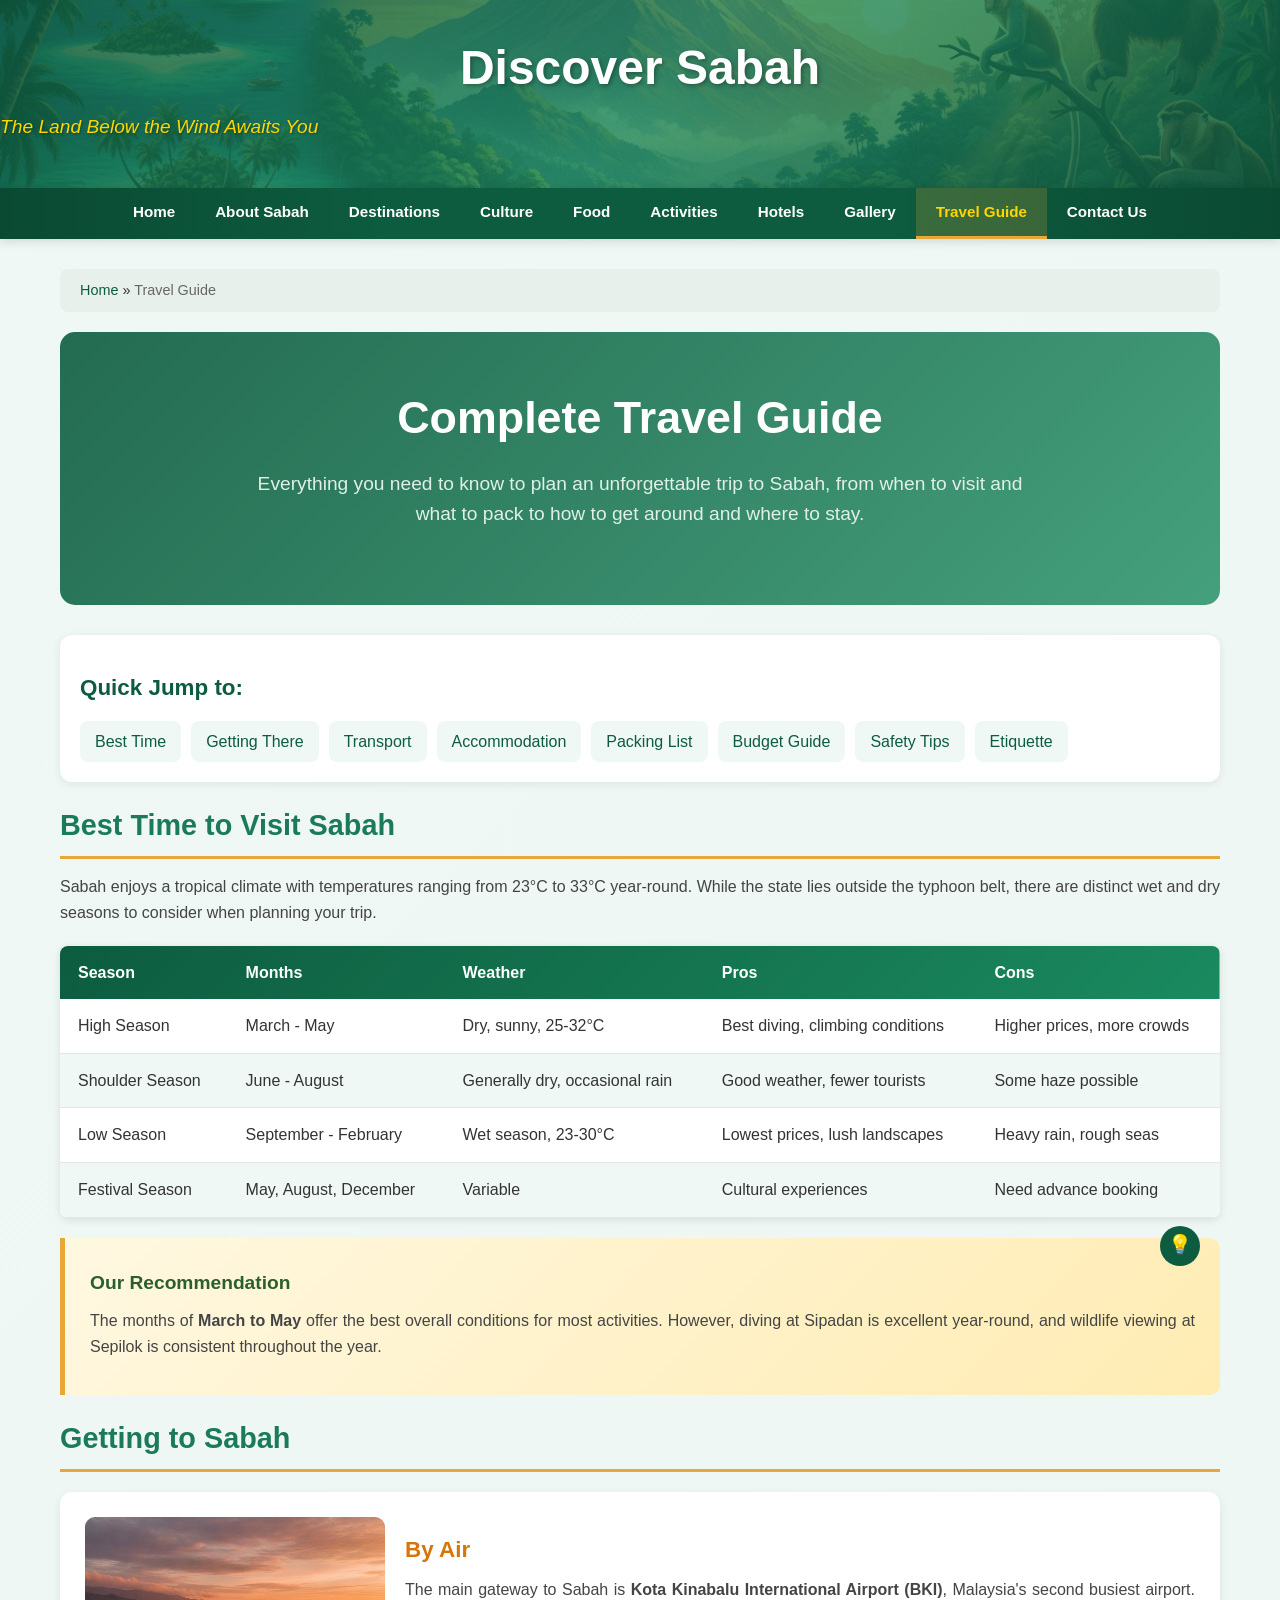
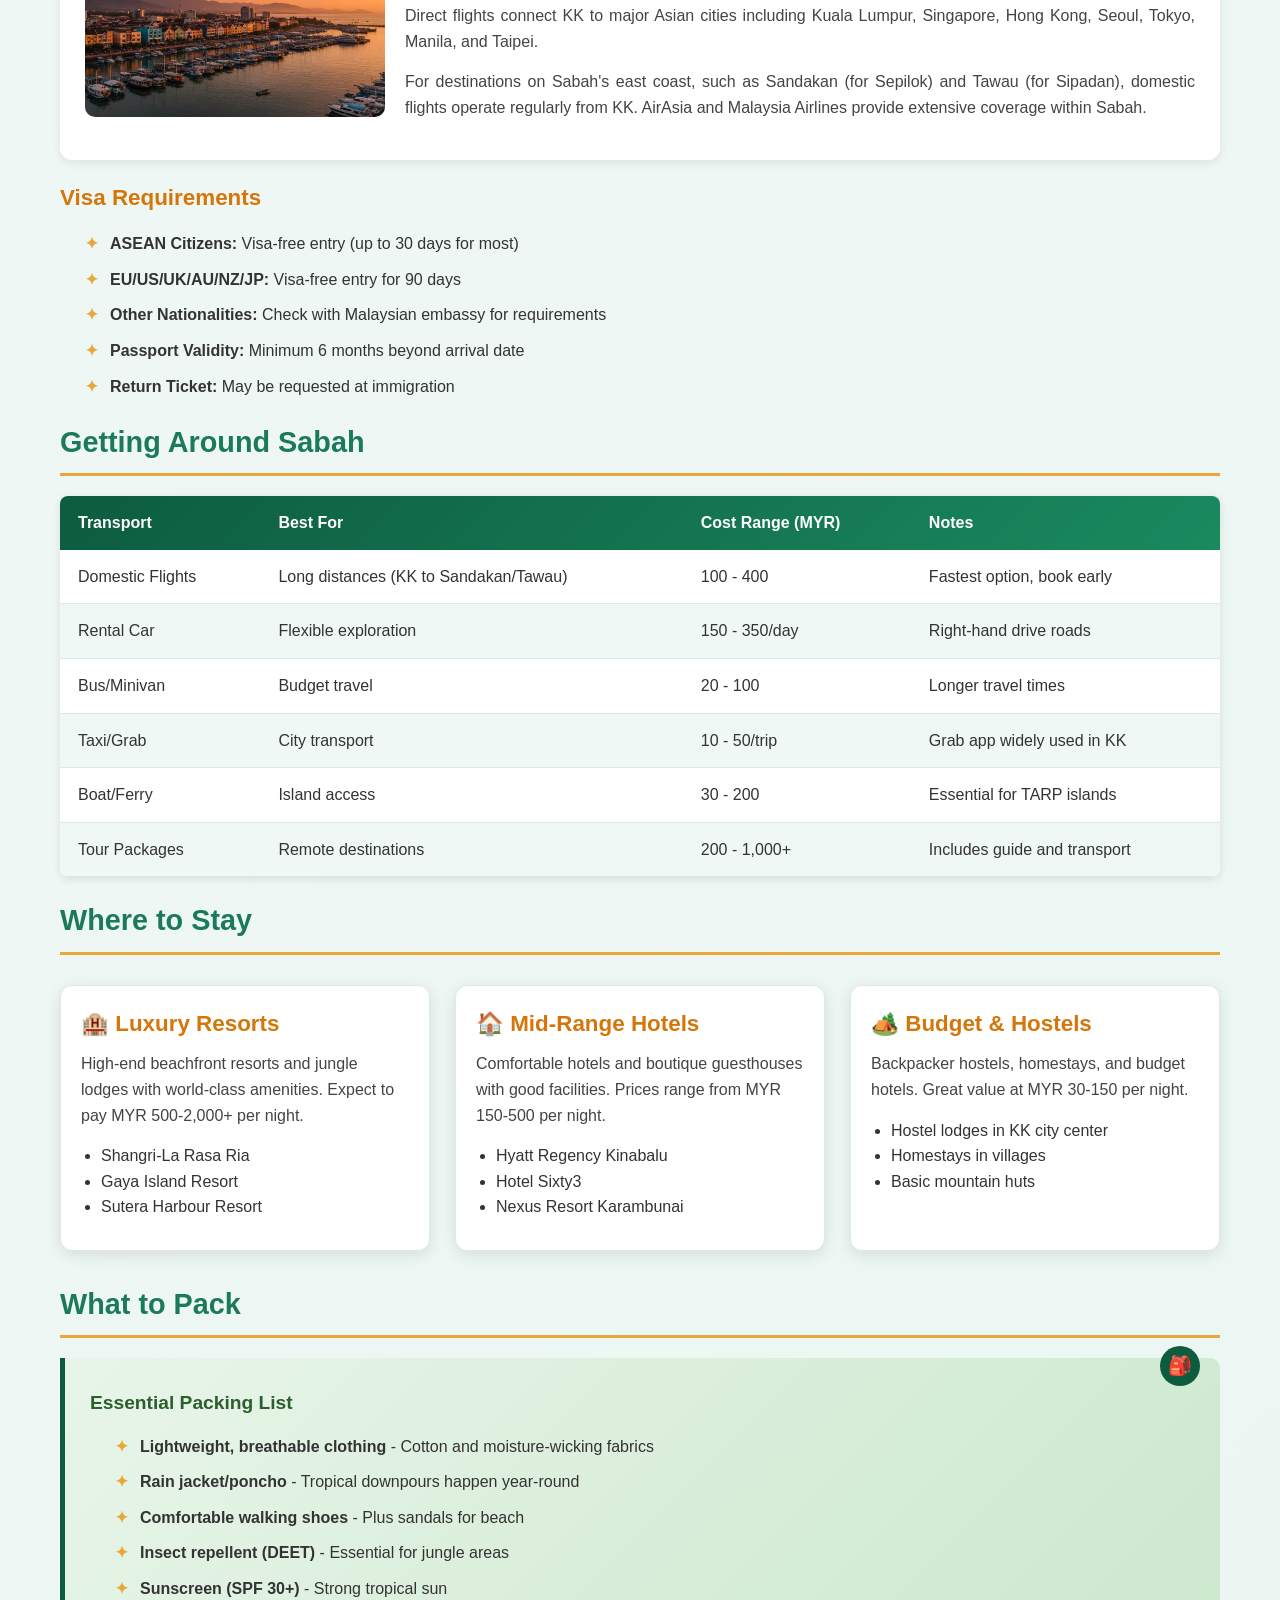
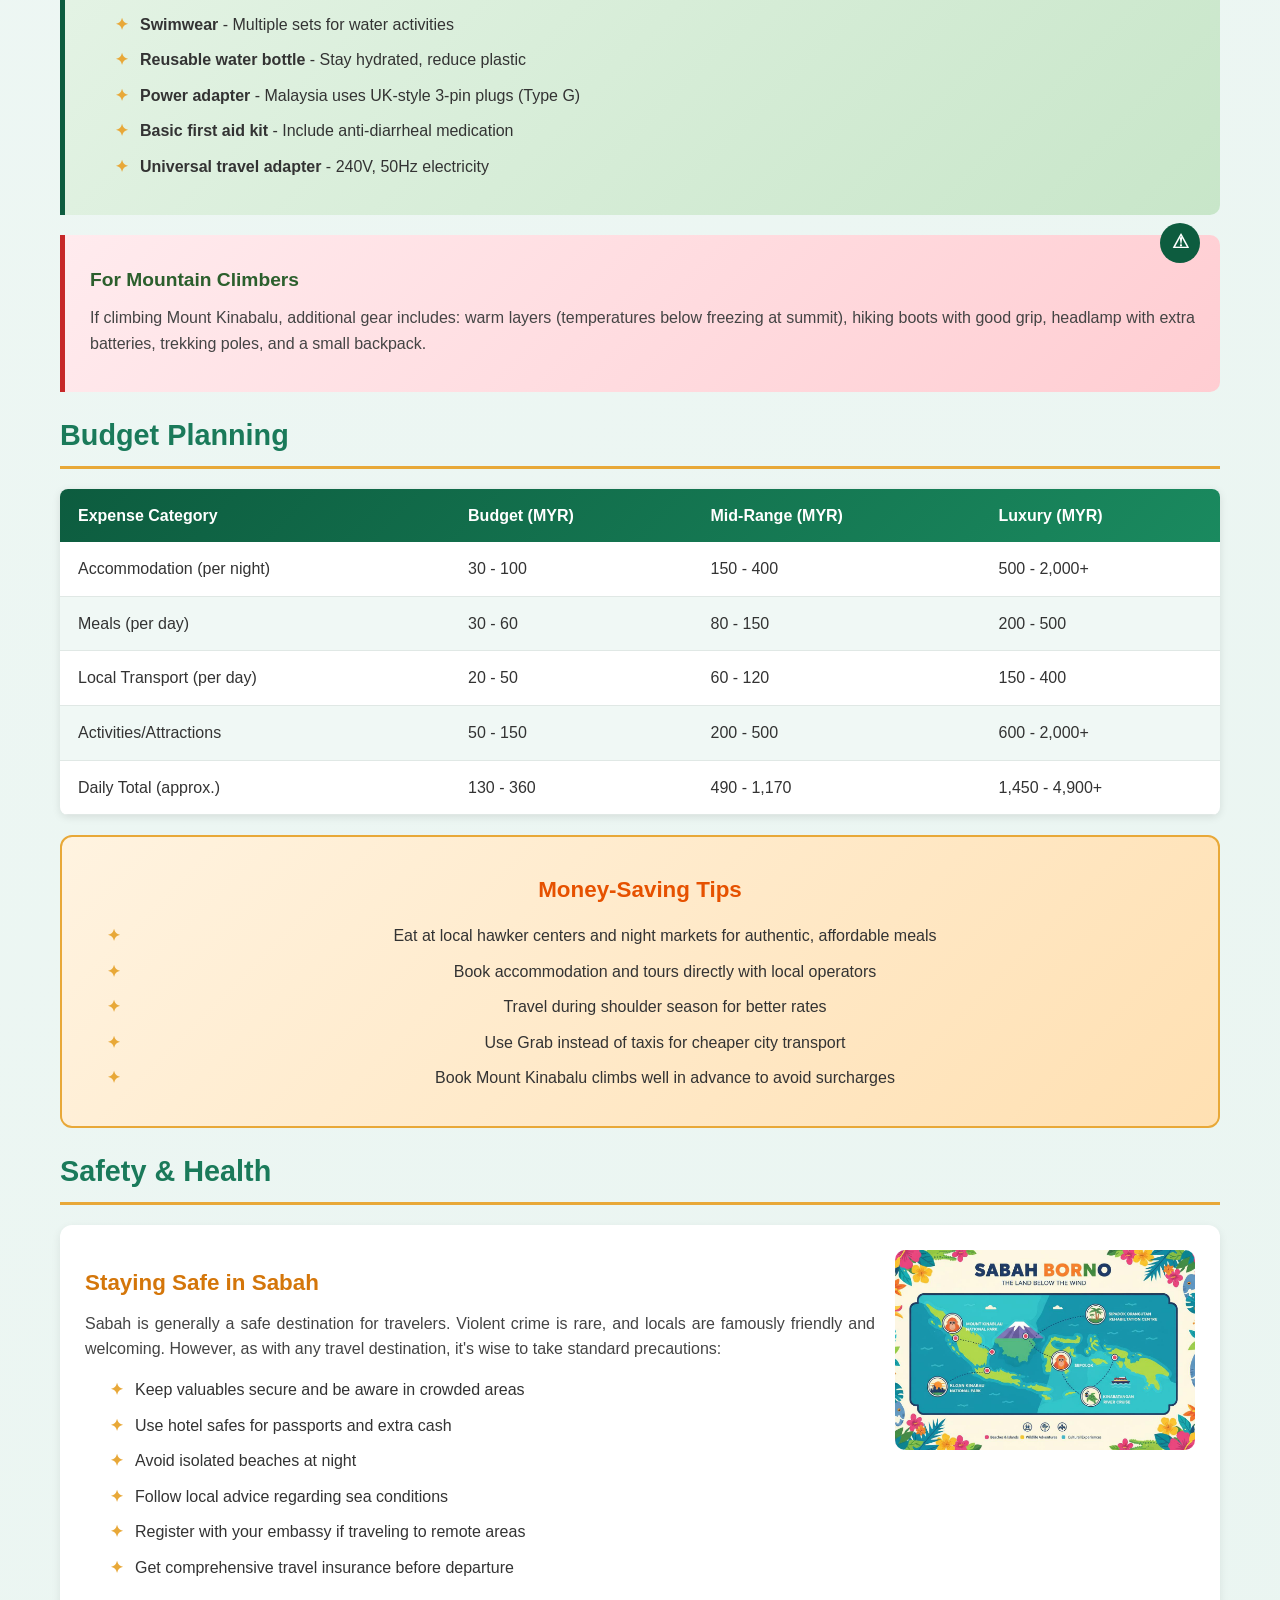
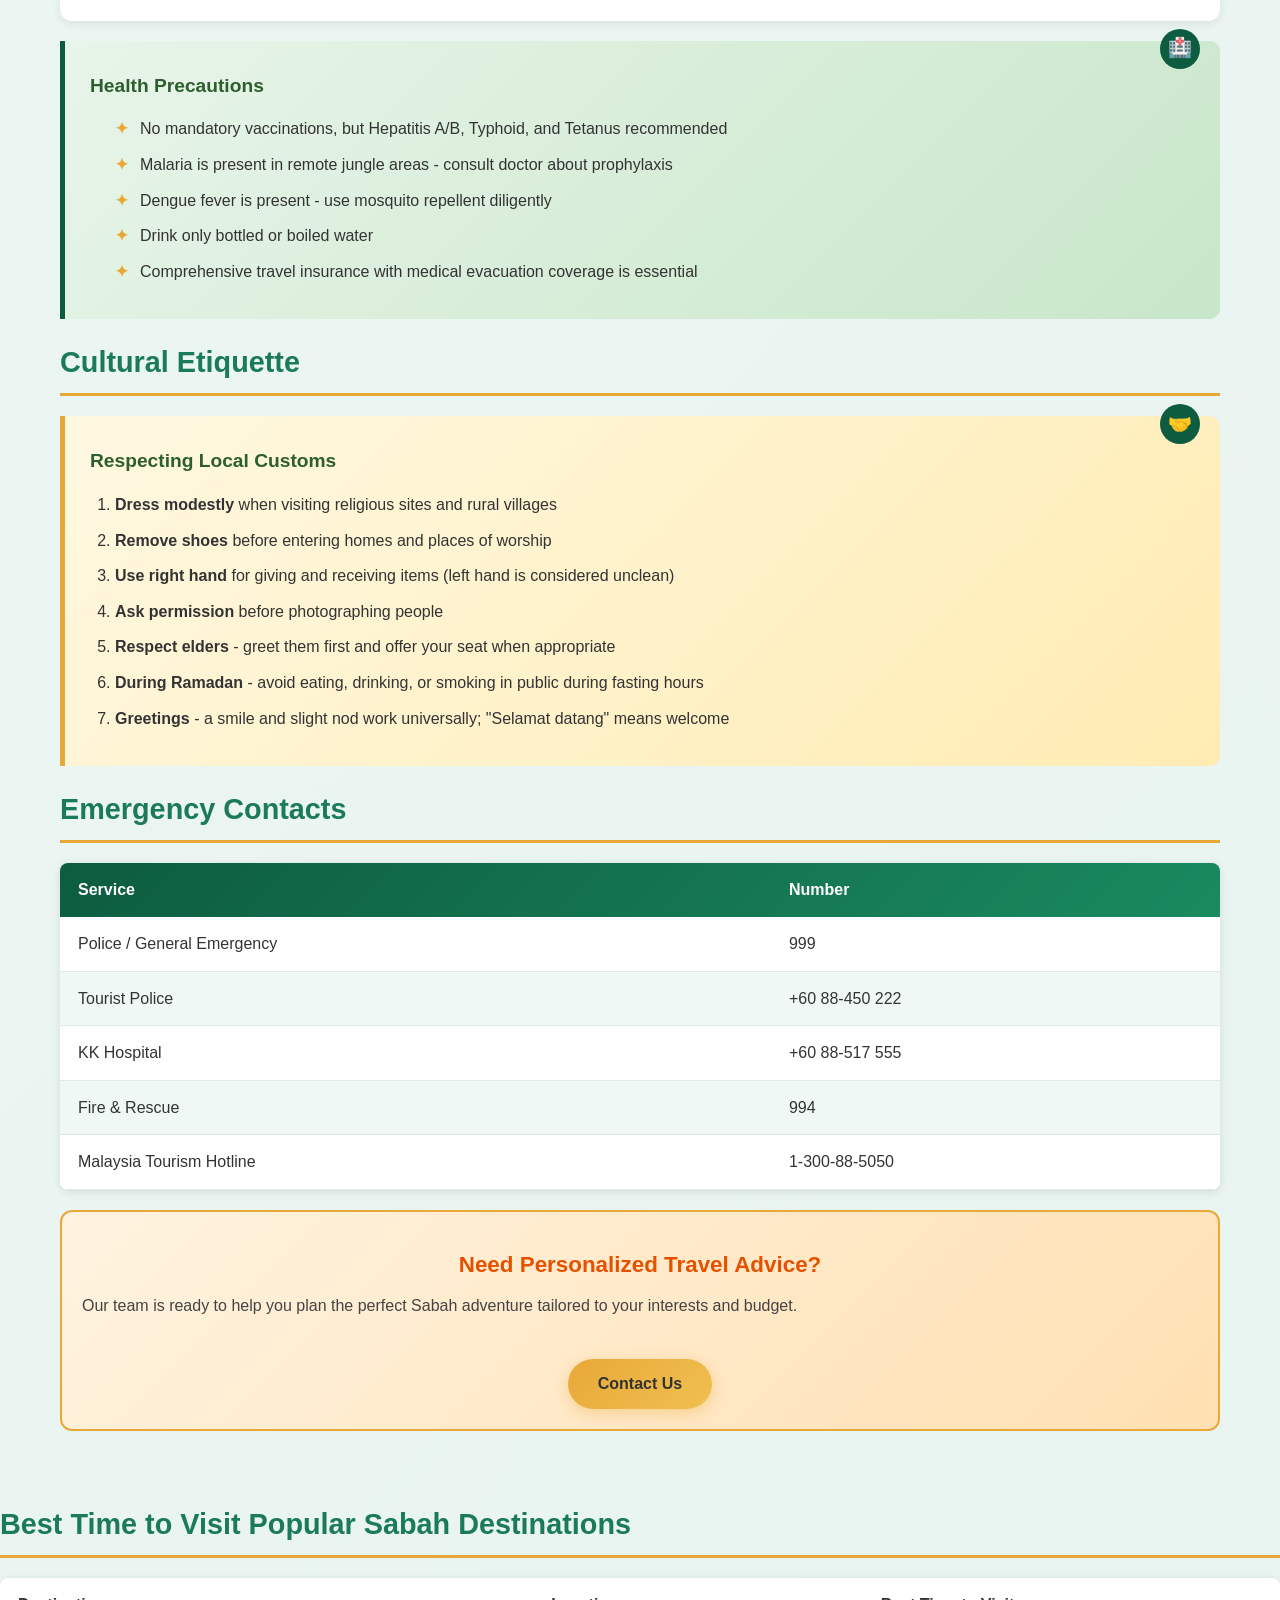
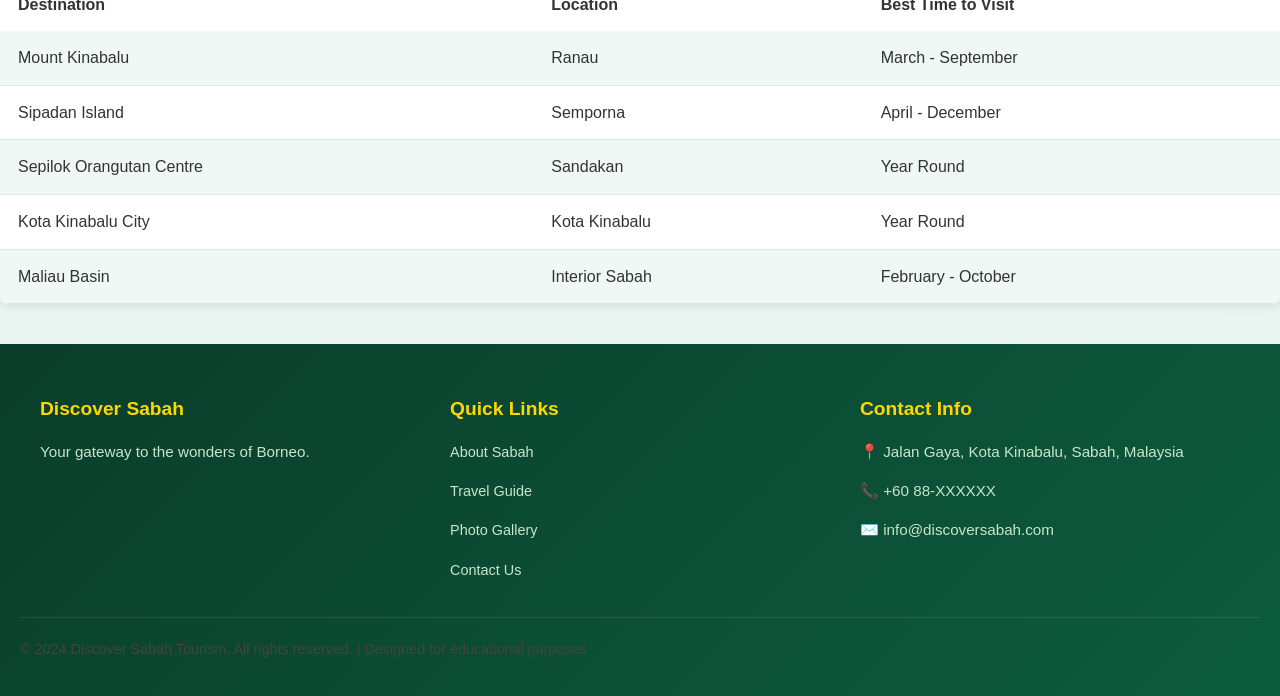
<file: guide.html>
<!DOCTYPE html>
<html lang="en">
<head>
    <meta charset="UTF-8">
    <meta name="viewport" content="width=device-width, initial-scale=1.0">
    <title>Travel Guide - Discover Sabah</title>
    <link rel="stylesheet" href="css/style.css">
    <style>
        .guide-nav {
            background: white;
            border-radius: 12px;
            padding: 20px;
            margin: 20px 0;
            box-shadow: 0 2px 10px rgba(0,0,0,0.08);
        }
        .guide-nav h3 {
            color: #0d5c3f;
            margin-bottom: 15px;
        }
        .guide-nav ul {
            list-style: none;
            display: flex;
            flex-wrap: wrap;
            gap: 10px;
        }
        .guide-nav ul li a {
            display: block;
            padding: 8px 15px;
            background: #f0f8f5;
            border-radius: 8px;
            color: #0d5c3f;
            font-weight: 500;
            transition: all 0.3s ease;
        }
        .guide-nav ul li a:hover {
            background: #0d5c3f;
            color: white;
            text-decoration: none;
        }
    </style>
</head>
<body>
    <header>
        <div class="header-content">
            <h1>Discover Sabah</h1>
            <p class="tagline">The Land Below the Wind Awaits You</p>
        </div>
    </header>

    <nav>
        <ul>
            <li><a href="index.html">Home</a></li>
            <li><a href="about.html">About Sabah</a></li>
            <li><a href="destination.html">Destinations</a></li>
            <li><a href="culture.html">Culture</a></li>
            <li><a href="food.html">Food</a></li>
            <li><a href="activities.html">Activities</a></li>
            <li><a href="accommodation.html">Hotels</a></li>
            <li><a href="gallery.html">Gallery</a></li>
            <li><a href="guide.html"class="active">Travel Guide</a></li>
            <li><a href="contact.html">Contact Us</a></li>
        </ul>
    </nav>

    <div class="container">
        <div class="breadcrumb">
            <a href="index.html">Home</a> &raquo; <span>Travel Guide</span>
        </div>

        <section class="hero-section">
            <h1>Complete Travel Guide</h1>
            <p>Everything you need to know to plan an unforgettable trip to Sabah, from when to visit and what to pack to how to get around and where to stay.</p>
        </section>

        <!-- Quick Navigation -->
        <div class="guide-nav">
            <h3>Quick Jump to:</h3>
            <ul>
                <li><a href="#best-time">Best Time</a></li>
                <li><a href="#getting-there">Getting There</a></li>
                <li><a href="#transport">Transport</a></li>
                <li><a href="#accommodation">Accommodation</a></li>
                <li><a href="#packing">Packing List</a></li>
                <li><a href="#budget">Budget Guide</a></li>
                <li><a href="#safety">Safety Tips</a></li>
                <li><a href="#etiquette">Etiquette</a></li>
            </ul>
        </div>

        <!-- Best Time to Visit -->
        <section id="best-time">
            <h2>Best Time to Visit Sabah</h2>
            <p>Sabah enjoys a tropical climate with temperatures ranging from 23°C to 33°C year-round. While the state lies outside the typhoon belt, there are distinct wet and dry seasons to consider when planning your trip.</p>

            <table>
                <thead>
                    <tr>
                        <th>Season</th>
                        <th>Months</th>
                        <th>Weather</th>
                        <th>Pros</th>
                        <th>Cons</th>
                    </tr>
                </thead>
                <tbody>
                    <tr>
                        <td>High Season</td>
                        <td>March - May</td>
                        <td>Dry, sunny, 25-32°C</td>
                        <td>Best diving, climbing conditions</td>
                        <td>Higher prices, more crowds</td>
                    </tr>
                    <tr>
                        <td>Shoulder Season</td>
                        <td>June - August</td>
                        <td>Generally dry, occasional rain</td>
                        <td>Good weather, fewer tourists</td>
                        <td>Some haze possible</td>
                    </tr>
                    <tr>
                        <td>Low Season</td>
                        <td>September - February</td>
                        <td>Wet season, 23-30°C</td>
                        <td>Lowest prices, lush landscapes</td>
                        <td>Heavy rain, rough seas</td>
                    </tr>
                    <tr>
                        <td>Festival Season</td>
                        <td>May, August, December</td>
                        <td>Variable</td>
                        <td>Cultural experiences</td>
                        <td>Need advance booking</td>
                    </tr>
                </tbody>
            </table>

            <div class="info-box tip">
                <div class="info-box-icon">💡</div>
                <h4>Our Recommendation</h4>
                <p>The months of <strong>March to May</strong> offer the best overall conditions for most activities. However, diving at Sipadan is excellent year-round, and wildlife viewing at Sepilok is consistent throughout the year.</p>
            </div>
        </section>

        <!-- Getting There -->
        <section id="getting-there">
            <h2>Getting to Sabah</h2>
            <div class="feature-box">
                <img src="images/kota-kinabalu.jpg" alt="Kota Kinabalu International Airport">
                <h3>By Air</h3>
                <p>The main gateway to Sabah is <strong>Kota Kinabalu International Airport (BKI)</strong>, Malaysia's second busiest airport. Direct flights connect KK to major Asian cities including Kuala Lumpur, Singapore, Hong Kong, Seoul, Tokyo, Manila, and Taipei.</p>
                <p>For destinations on Sabah's east coast, such as Sandakan (for Sepilok) and Tawau (for Sipadan), domestic flights operate regularly from KK. AirAsia and Malaysia Airlines provide extensive coverage within Sabah.</p>
            </div>

            <h3>Visa Requirements</h3>
            <ul class="feature-list">
                <li><strong>ASEAN Citizens:</strong> Visa-free entry (up to 30 days for most)</li>
                <li><strong>EU/US/UK/AU/NZ/JP:</strong> Visa-free entry for 90 days</li>
                <li><strong>Other Nationalities:</strong> Check with Malaysian embassy for requirements</li>
                <li><strong>Passport Validity:</strong> Minimum 6 months beyond arrival date</li>
                <li><strong>Return Ticket:</strong> May be requested at immigration</li>
            </ul>
        </section>

        <!-- Transport -->
        <section id="transport">
            <h2>Getting Around Sabah</h2>
            <table>
                <thead>
                    <tr>
                        <th>Transport</th>
                        <th>Best For</th>
                        <th>Cost Range (MYR)</th>
                        <th>Notes</th>
                    </tr>
                </thead>
                <tbody>
                    <tr>
                        <td>Domestic Flights</td>
                        <td>Long distances (KK to Sandakan/Tawau)</td>
                        <td>100 - 400</td>
                        <td>Fastest option, book early</td>
                    </tr>
                    <tr>
                        <td>Rental Car</td>
                        <td>Flexible exploration</td>
                        <td>150 - 350/day</td>
                        <td>Right-hand drive roads</td>
                    </tr>
                    <tr>
                        <td>Bus/Minivan</td>
                        <td>Budget travel</td>
                        <td>20 - 100</td>
                        <td>Longer travel times</td>
                    </tr>
                    <tr>
                        <td>Taxi/Grab</td>
                        <td>City transport</td>
                        <td>10 - 50/trip</td>
                        <td>Grab app widely used in KK</td>
                    </tr>
                    <tr>
                        <td>Boat/Ferry</td>
                        <td>Island access</td>
                        <td>30 - 200</td>
                        <td>Essential for TARP islands</td>
                    </tr>
                    <tr>
                        <td>Tour Packages</td>
                        <td>Remote destinations</td>
                        <td>200 - 1,000+</td>
                        <td>Includes guide and transport</td>
                    </tr>
                </tbody>
            </table>
        </section>

        <!-- Accommodation -->
        <section id="accommodation">
            <h2>Where to Stay</h2>
            <div class="card-grid">
                <div class="card">
                    <div class="card-content">
                        <h3>🏨 Luxury Resorts</h3>
                        <p>High-end beachfront resorts and jungle lodges with world-class amenities. Expect to pay MYR 500-2,000+ per night.</p>
                        <ul style="margin: 10px 0; padding-left: 20px;">
                            <li>Shangri-La Rasa Ria</li>
                            <li>Gaya Island Resort</li>
                            <li>Sutera Harbour Resort</li>
                        </ul>
                    </div>
                </div>
                <div class="card">
                    <div class="card-content">
                        <h3>🏠 Mid-Range Hotels</h3>
                        <p>Comfortable hotels and boutique guesthouses with good facilities. Prices range from MYR 150-500 per night.</p>
                        <ul style="margin: 10px 0; padding-left: 20px;">
                            <li>Hyatt Regency Kinabalu</li>
                            <li>Hotel Sixty3</li>
                            <li>Nexus Resort Karambunai</li>
                        </ul>
                    </div>
                </div>
                <div class="card">
                    <div class="card-content">
                        <h3>🏕️ Budget & Hostels</h3>
                        <p>Backpacker hostels, homestays, and budget hotels. Great value at MYR 30-150 per night.</p>
                        <ul style="margin: 10px 0; padding-left: 20px;">
                            <li>Hostel lodges in KK city center</li>
                            <li>Homestays in villages</li>
                            <li>Basic mountain huts</li>
                        </ul>
                    </div>
                </div>
            </div>
        </section>

        <!-- Packing List -->
        <section id="packing">
            <h2>What to Pack</h2>
            <div class="info-box">
                <div class="info-box-icon">🎒</div>
                <h4>Essential Packing List</h4>
                <ul class="feature-list">
                    <li><strong>Lightweight, breathable clothing</strong> - Cotton and moisture-wicking fabrics</li>
                    <li><strong>Rain jacket/poncho</strong> - Tropical downpours happen year-round</li>
                    <li><strong>Comfortable walking shoes</strong> - Plus sandals for beach</li>
                    <li><strong>Insect repellent (DEET)</strong> - Essential for jungle areas</li>
                    <li><strong>Sunscreen (SPF 30+)</strong> - Strong tropical sun</li>
                    <li><strong>Swimwear</strong> - Multiple sets for water activities</li>
                    <li><strong>Reusable water bottle</strong> - Stay hydrated, reduce plastic</li>
                    <li><strong>Power adapter</strong> - Malaysia uses UK-style 3-pin plugs (Type G)</li>
                    <li><strong>Basic first aid kit</strong> - Include anti-diarrheal medication</li>
                    <li><strong>Universal travel adapter</strong> - 240V, 50Hz electricity</li>
                </ul>
            </div>

            <div class="info-box warning">
                <div class="info-box-icon">⚠</div>
                <h4>For Mountain Climbers</h4>
                <p>If climbing Mount Kinabalu, additional gear includes: warm layers (temperatures below freezing at summit), hiking boots with good grip, headlamp with extra batteries, trekking poles, and a small backpack.</p>
            </div>
        </section>

        <!-- Budget Guide -->
        <section id="budget">
            <h2>Budget Planning</h2>
            <table>
                <thead>
                    <tr>
                        <th>Expense Category</th>
                        <th>Budget (MYR)</th>
                        <th>Mid-Range (MYR)</th>
                        <th>Luxury (MYR)</th>
                    </tr>
                </thead>
                <tbody>
                    <tr>
                        <td>Accommodation (per night)</td>
                        <td>30 - 100</td>
                        <td>150 - 400</td>
                        <td>500 - 2,000+</td>
                    </tr>
                    <tr>
                        <td>Meals (per day)</td>
                        <td>30 - 60</td>
                        <td>80 - 150</td>
                        <td>200 - 500</td>
                    </tr>
                    <tr>
                        <td>Local Transport (per day)</td>
                        <td>20 - 50</td>
                        <td>60 - 120</td>
                        <td>150 - 400</td>
                    </tr>
                    <tr>
                        <td>Activities/Attractions</td>
                        <td>50 - 150</td>
                        <td>200 - 500</td>
                        <td>600 - 2,000+</td>
                    </tr>
                    <tr>
                        <td>Daily Total (approx.)</td>
                        <td>130 - 360</td>
                        <td>490 - 1,170</td>
                        <td>1,450 - 4,900+</td>
                    </tr>
                </tbody>
            </table>

            <div class="highlight-box">
                <h3>Money-Saving Tips</h3>
                <ul class="feature-list">
                    <li>Eat at local hawker centers and night markets for authentic, affordable meals</li>
                    <li>Book accommodation and tours directly with local operators</li>
                    <li>Travel during shoulder season for better rates</li>
                    <li>Use Grab instead of taxis for cheaper city transport</li>
                    <li>Book Mount Kinabalu climbs well in advance to avoid surcharges</li>
                </ul>
            </div>
        </section>

        <!-- Safety -->
        <section id="safety">
            <h2>Safety & Health</h2>
            <div class="feature-box">
                <img src="images/sabah-map.jpg" alt="Sabah travel safety" class="right">
                <h3>Staying Safe in Sabah</h3>
                <p>Sabah is generally a safe destination for travelers. Violent crime is rare, and locals are famously friendly and welcoming. However, as with any travel destination, it's wise to take standard precautions:</p>
                <ul class="feature-list">
                    <li>Keep valuables secure and be aware in crowded areas</li>
                    <li>Use hotel safes for passports and extra cash</li>
                    <li>Avoid isolated beaches at night</li>
                    <li>Follow local advice regarding sea conditions</li>
                    <li>Register with your embassy if traveling to remote areas</li>
                    <li>Get comprehensive travel insurance before departure</li>
                </ul>
            </div>

            <div class="info-box">
                <div class="info-box-icon">🏥</div>
                <h4>Health Precautions</h4>
                <ul class="feature-list">
                    <li>No mandatory vaccinations, but Hepatitis A/B, Typhoid, and Tetanus recommended</li>
                    <li>Malaria is present in remote jungle areas - consult doctor about prophylaxis</li>
                    <li>Dengue fever is present - use mosquito repellent diligently</li>
                    <li>Drink only bottled or boiled water</li>
                    <li>Comprehensive travel insurance with medical evacuation coverage is essential</li>
                </ul>
            </div>
        </section>

        <!-- Etiquette -->
        <section id="etiquette">
            <h2>Cultural Etiquette</h2>
            <div class="info-box tip">
                <div class="info-box-icon">🤝</div>
                <h4>Respecting Local Customs</h4>
                <ol class="feature-list">
                    <li><strong>Dress modestly</strong> when visiting religious sites and rural villages</li>
                    <li><strong>Remove shoes</strong> before entering homes and places of worship</li>
                    <li><strong>Use right hand</strong> for giving and receiving items (left hand is considered unclean)</li>
                    <li><strong>Ask permission</strong> before photographing people</li>
                    <li><strong>Respect elders</strong> - greet them first and offer your seat when appropriate</li>
                    <li><strong>During Ramadan</strong> - avoid eating, drinking, or smoking in public during fasting hours</li>
                    <li><strong>Greetings</strong> - a smile and slight nod work universally; "Selamat datang" means welcome</li>
                </ol>
            </div>
        </section>

        <!-- Quick Reference -->
        <section>
            <h2>Emergency Contacts</h2>
            <table>
                <thead>
                    <tr>
                        <th>Service</th>
                        <th>Number</th>
                    </tr>
                </thead>
                <tbody>
                    <tr>
                        <td>Police / General Emergency</td>
                        <td>999</td>
                    </tr>
                    <tr>
                        <td>Tourist Police</td>
                        <td>+60 88-450 222</td>
                    </tr>
                    <tr>
                        <td>KK Hospital</td>
                        <td>+60 88-517 555</td>
                    </tr>
                    <tr>
                        <td>Fire & Rescue</td>
                        <td>994</td>
                    </tr>
                    <tr>
                        <td>Malaysia Tourism Hotline</td>
                        <td>1-300-88-5050</td>
                    </tr>
                </tbody>
            </table>
        </section>

        <section class="highlight-box">
            <h3>Need Personalized Travel Advice?</h3>
            <p>Our team is ready to help you plan the perfect Sabah adventure tailored to your interests and budget.</p>
            <br>
            <a href="contact.html" class="btn">Contact Us</a>
        </section>
    </div>
    <section>
    <h2>Best Time to Visit Popular Sabah Destinations</h2>

    <table class="tourism-table">
        <tr>
            <th>Destination</th>
            <th>Location</th>
            <th>Best Time to Visit</th>
        </tr>

        <tr>
            <td>Mount Kinabalu</td>
            <td>Ranau</td>
            <td>March - September</td>
        </tr>

        <tr>
            <td>Sipadan Island</td>
            <td>Semporna</td>
            <td>April - December</td>
        </tr>

        <tr>
            <td>Sepilok Orangutan Centre</td>
            <td>Sandakan</td>
            <td>Year Round</td>
        </tr>

        <tr>
            <td>Kota Kinabalu City</td>
            <td>Kota Kinabalu</td>
            <td>Year Round</td>
        </tr>

        <tr>
            <td>Maliau Basin</td>
            <td>Interior Sabah</td>
            <td>February - October</td>
        </tr>
    </table>
</section>

    <footer>
        <div class="footer-content">
            <div class="footer-section">
                <h4>Discover Sabah</h4>
                <p>Your gateway to the wonders of Borneo.</p>
            </div>
            <div class="footer-section">
                <h4>Quick Links</h4>
                <p><a href="about.html">About Sabah</a></p>
                <p><a href="guide.html">Travel Guide</a></p>
                <p><a href="gallery.html">Photo Gallery</a></p>
                <p><a href="contact.html">Contact Us</a></p>
            </div>
            <div class="footer-section">
                <h4>Contact Info</h4>
                <p>📍 Jalan Gaya, Kota Kinabalu, Sabah, Malaysia</p>
                <p>📞 +60 88-XXXXXX</p>
                <p>✉️ info@discoversabah.com</p>
            </div>
        </div>
        <div class="footer-bottom">
            <p>&copy; 2024 Discover Sabah Tourism. All rights reserved. | Designed for educational purposes</p>
        </div>
    </footer>
</body>
</html>
</file>
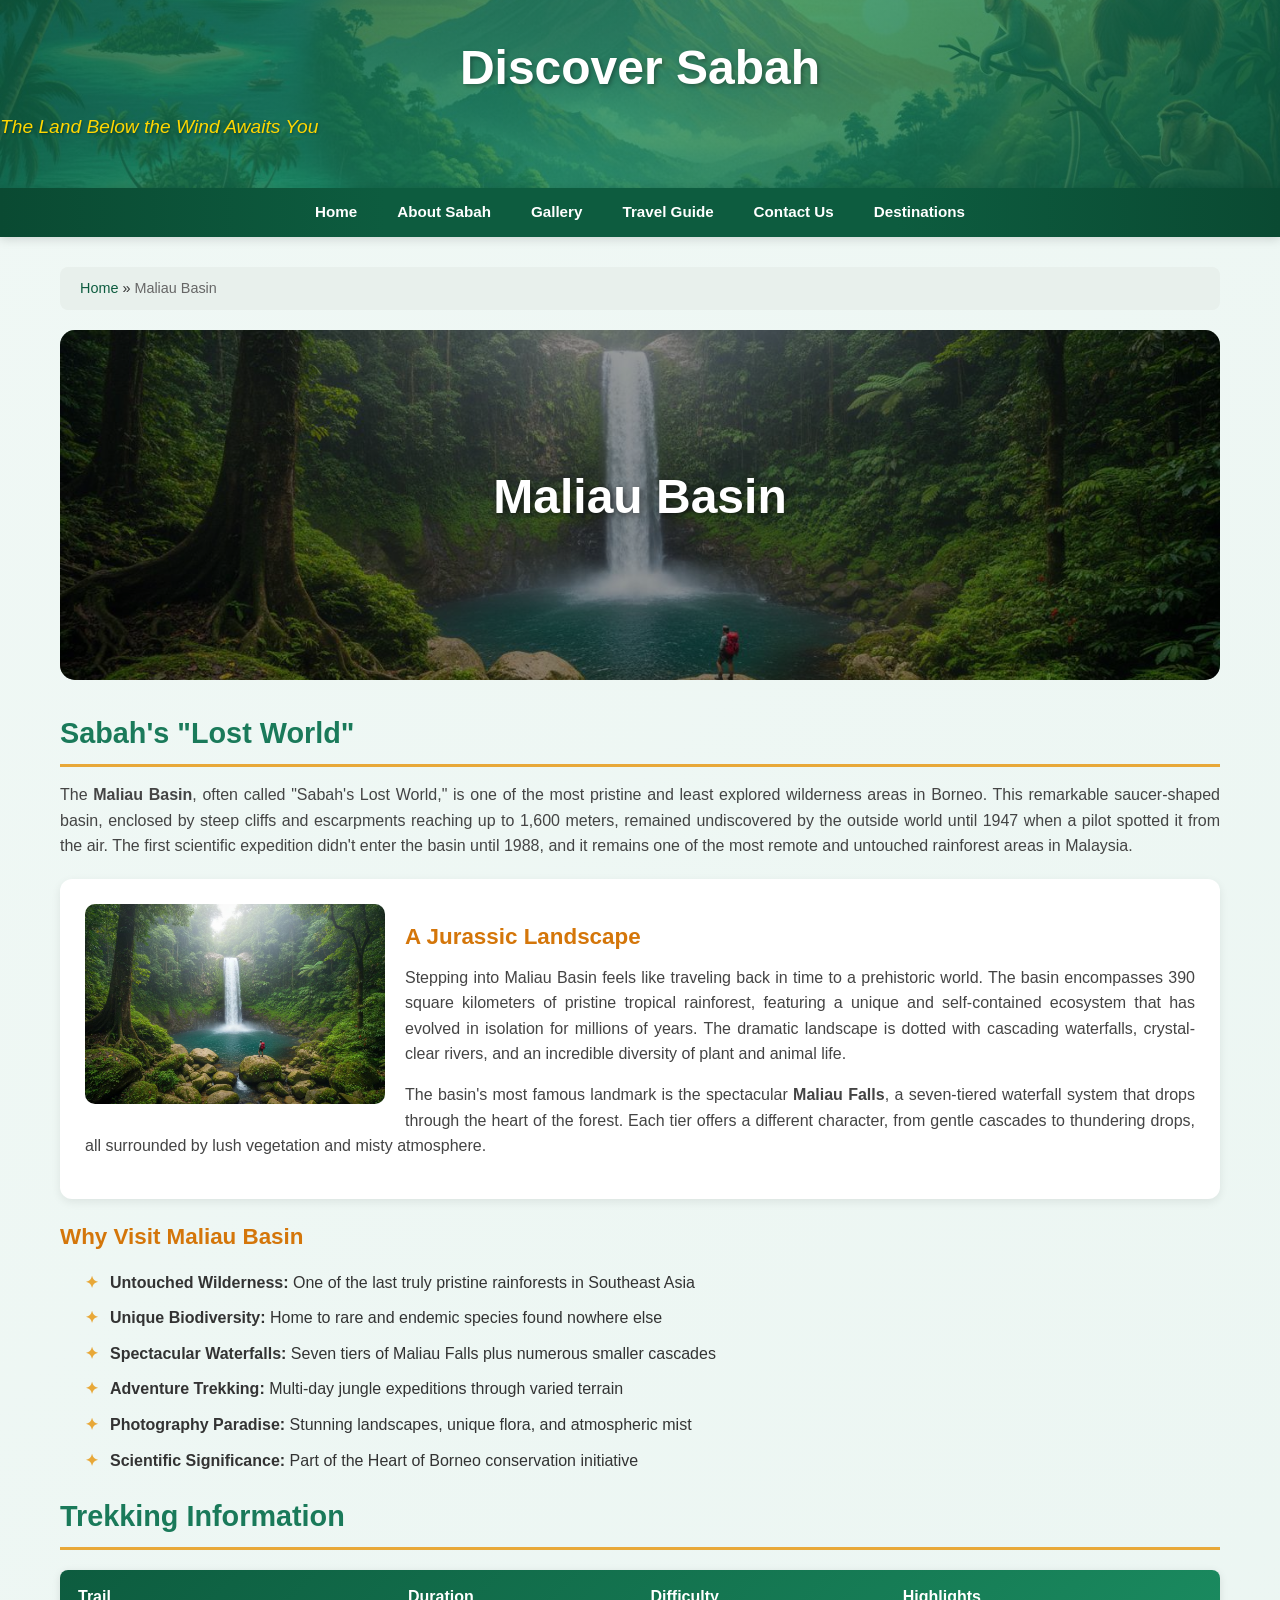
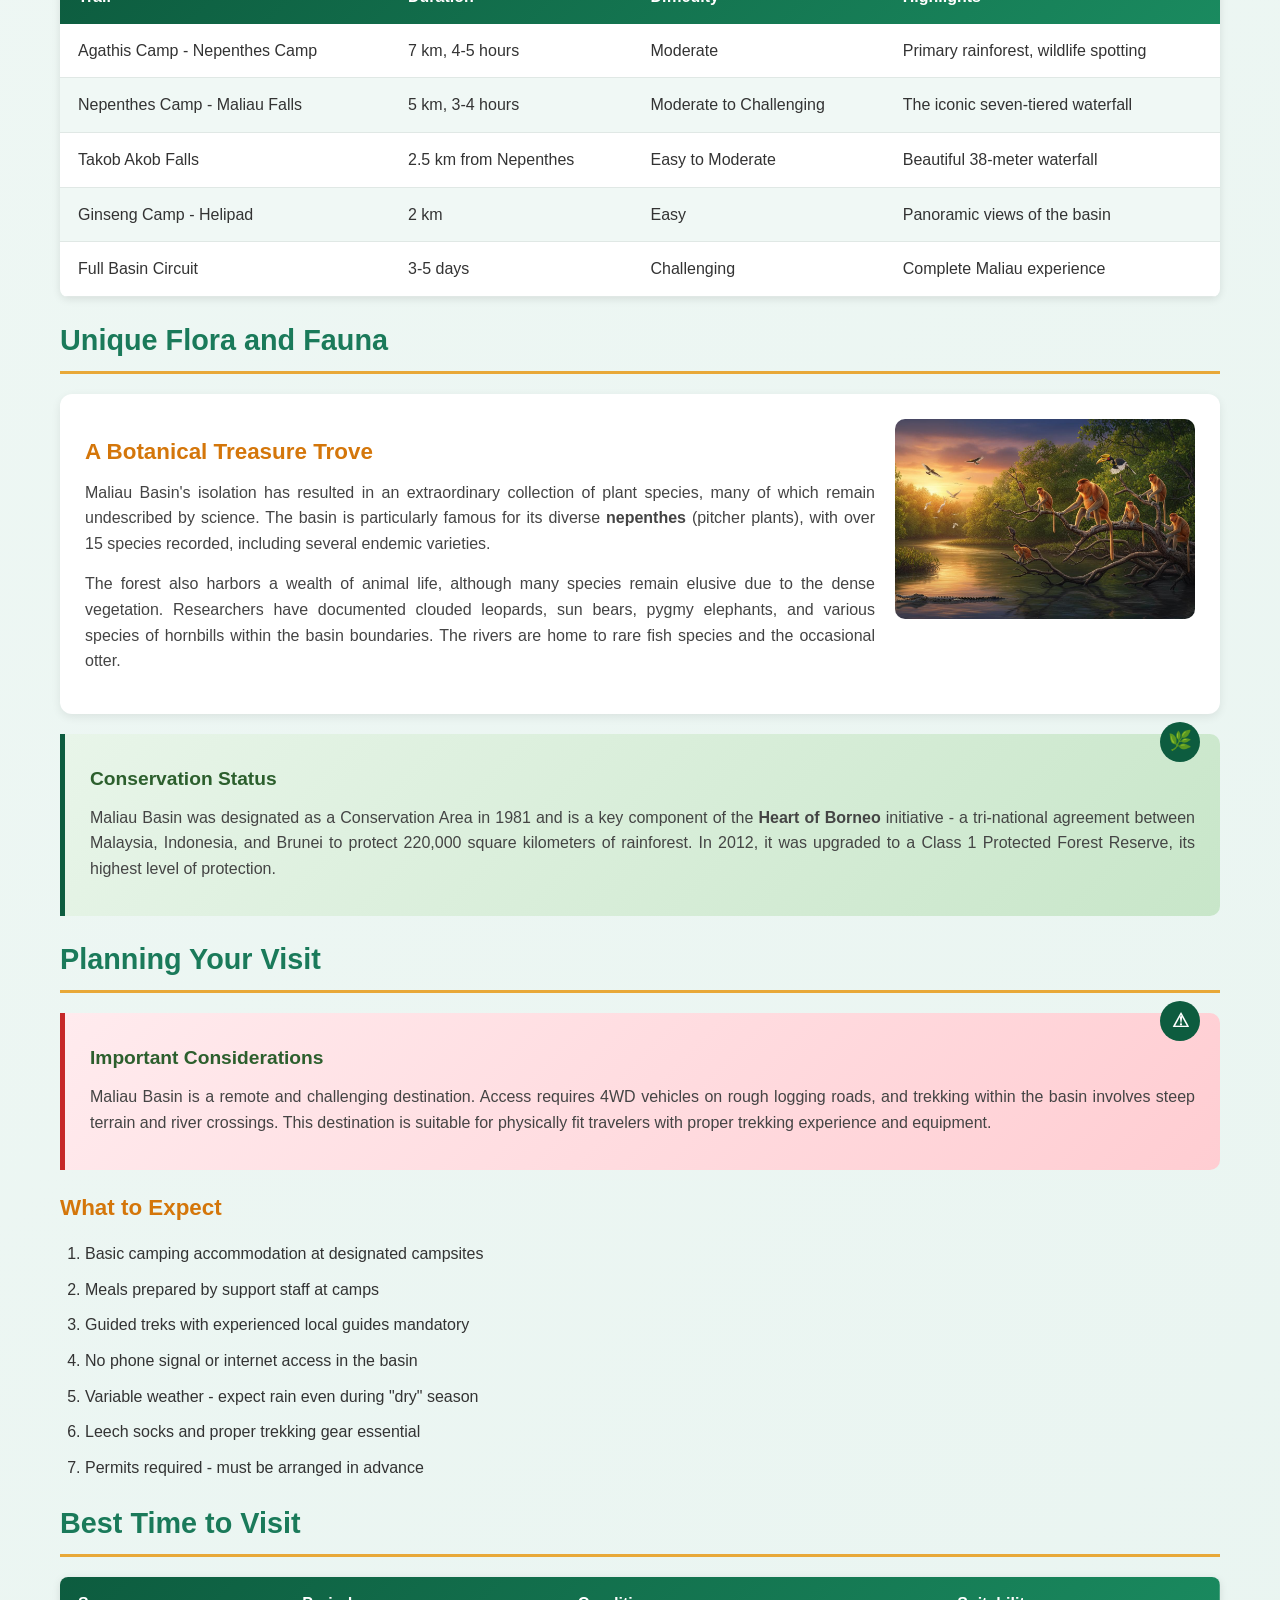
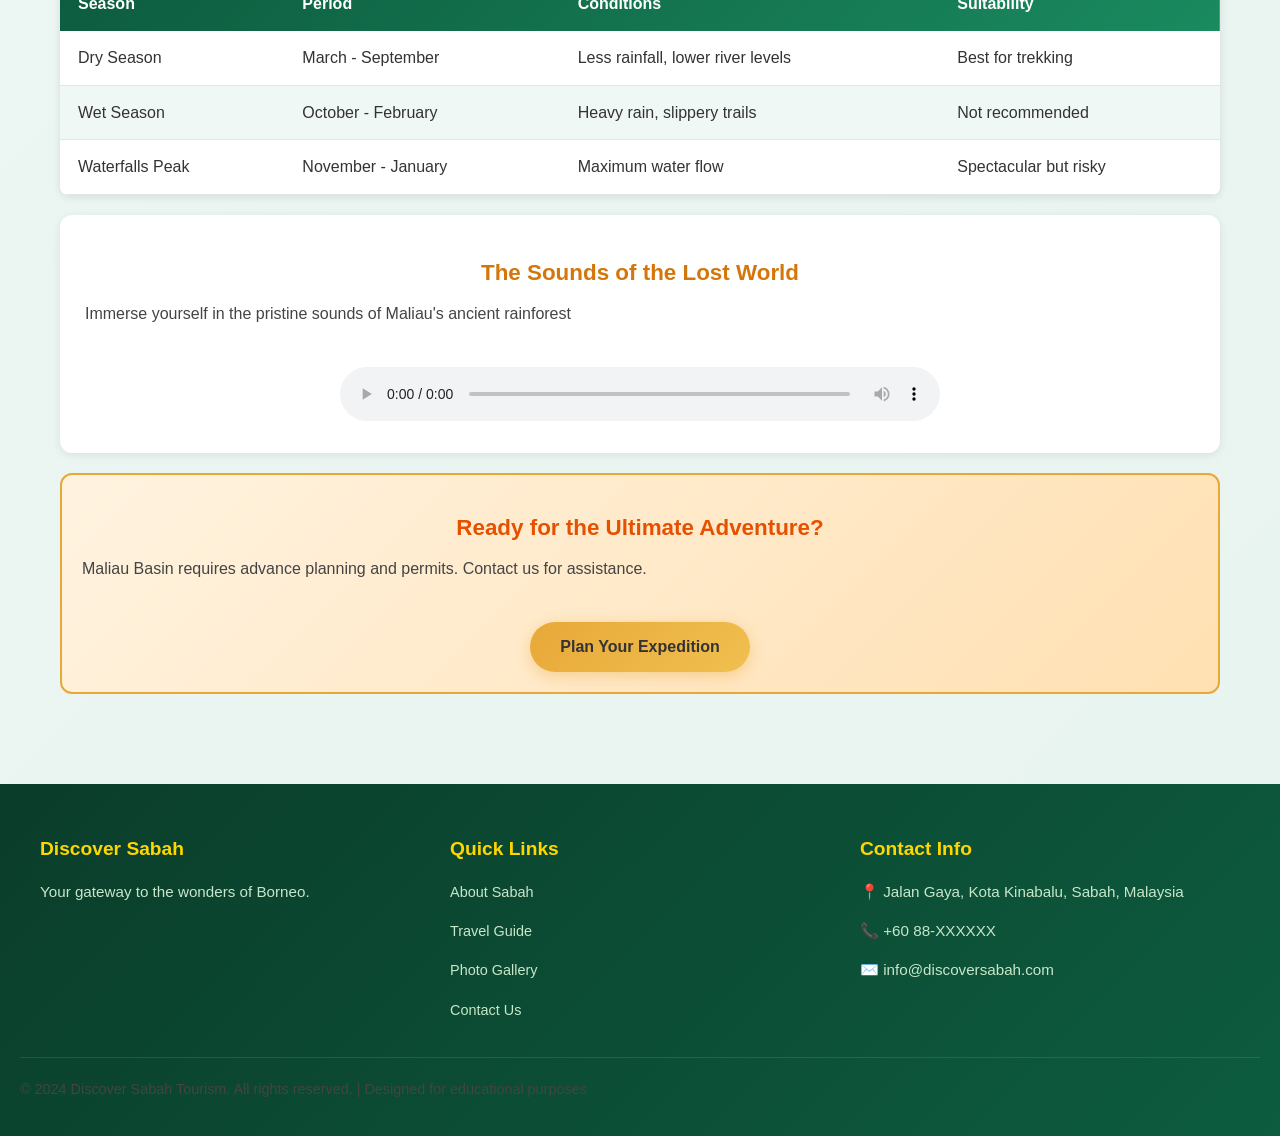
<file: maliau.html>
<!DOCTYPE html>
<html lang="en">
<head>
    <meta charset="UTF-8">
    <meta name="viewport" content="width=device-width, initial-scale=1.0">
    <title>Maliau Basin - Discover Sabah</title>
    <link rel="stylesheet" href="css/style.css">
</head>
<body>
    <header>
        <div class="header-content">
            <h1>Discover Sabah</h1>
            <p class="tagline">The Land Below the Wind Awaits You</p>
        </div>
    </header>

    <nav>
        <ul>
            <li><a href="index.html">Home</a></li>
            <li><a href="about.html">About Sabah</a></li>
            <li><a href="gallery.html">Gallery</a></li>
            <li><a href="guide.html">Travel Guide</a></li>
            <li><a href="contact.html">Contact Us</a></li>
            <li><a href="destination.html">Destinations</a></li>
             </ul>
    </nav>

    <div class="container">
        <div class="breadcrumb">
            <a href="index.html">Home</a> &raquo; <span>Maliau Basin</span>
        </div>

        <div class="destination-header" style="background-image: url('images/maliau-basin.jpg');">
            <h1>Maliau Basin</h1>
        </div>

        <section>
            <h2>Sabah's "Lost World"</h2>
            <p>The <strong>Maliau Basin</strong>, often called "Sabah's Lost World," is one of the most pristine and least explored wilderness areas in Borneo. This remarkable saucer-shaped basin, enclosed by steep cliffs and escarpments reaching up to 1,600 meters, remained undiscovered by the outside world until 1947 when a pilot spotted it from the air. The first scientific expedition didn't enter the basin until 1988, and it remains one of the most remote and untouched rainforest areas in Malaysia.</p>

            <div class="feature-box">
                <img src="images/maliau-basin.jpg" alt="Maliau Basin waterfall">
                <h3>A Jurassic Landscape</h3>
                <p>Stepping into Maliau Basin feels like traveling back in time to a prehistoric world. The basin encompasses 390 square kilometers of pristine tropical rainforest, featuring a unique and self-contained ecosystem that has evolved in isolation for millions of years. The dramatic landscape is dotted with cascading waterfalls, crystal-clear rivers, and an incredible diversity of plant and animal life.</p>
                <p>The basin's most famous landmark is the spectacular <strong>Maliau Falls</strong>, a seven-tiered waterfall system that drops through the heart of the forest. Each tier offers a different character, from gentle cascades to thundering drops, all surrounded by lush vegetation and misty atmosphere.</p>
            </div>

            <h3>Why Visit Maliau Basin</h3>
            <ul class="feature-list">
                <li><strong>Untouched Wilderness:</strong> One of the last truly pristine rainforests in Southeast Asia</li>
                <li><strong>Unique Biodiversity:</strong> Home to rare and endemic species found nowhere else</li>
                <li><strong>Spectacular Waterfalls:</strong> Seven tiers of Maliau Falls plus numerous smaller cascades</li>
                <li><strong>Adventure Trekking:</strong> Multi-day jungle expeditions through varied terrain</li>
                <li><strong>Photography Paradise:</strong> Stunning landscapes, unique flora, and atmospheric mist</li>
                <li><strong>Scientific Significance:</strong> Part of the Heart of Borneo conservation initiative</li>
            </ul>
        </section>

        <!-- Trekking Information Table -->
        <section>
            <h2>Trekking Information</h2>
            <table>
                <thead>
                    <tr>
                        <th>Trail</th>
                        <th>Duration</th>
                        <th>Difficulty</th>
                        <th>Highlights</th>
                    </tr>
                </thead>
                <tbody>
                    <tr>
                        <td>Agathis Camp - Nepenthes Camp</td>
                        <td>7 km, 4-5 hours</td>
                        <td>Moderate</td>
                        <td>Primary rainforest, wildlife spotting</td>
                    </tr>
                    <tr>
                        <td>Nepenthes Camp - Maliau Falls</td>
                        <td>5 km, 3-4 hours</td>
                        <td>Moderate to Challenging</td>
                        <td>The iconic seven-tiered waterfall</td>
                    </tr>
                    <tr>
                        <td>Takob Akob Falls</td>
                        <td>2.5 km from Nepenthes</td>
                        <td>Easy to Moderate</td>
                        <td>Beautiful 38-meter waterfall</td>
                    </tr>
                    <tr>
                        <td>Ginseng Camp - Helipad</td>
                        <td>2 km</td>
                        <td>Easy</td>
                        <td>Panoramic views of the basin</td>
                    </tr>
                    <tr>
                        <td>Full Basin Circuit</td>
                        <td>3-5 days</td>
                        <td>Challenging</td>
                        <td>Complete Maliau experience</td>
                    </tr>
                </tbody>
            </table>
        </section>

        <!-- Unique Flora and Fauna -->
        <section>
            <h2>Unique Flora and Fauna</h2>
            <div class="feature-box">
                <img src="images/wildlife.jpg" alt="Borneo wildlife" class="right">
                <h3>A Botanical Treasure Trove</h3>
                <p>Maliau Basin's isolation has resulted in an extraordinary collection of plant species, many of which remain undescribed by science. The basin is particularly famous for its diverse <strong>nepenthes</strong> (pitcher plants), with over 15 species recorded, including several endemic varieties.</p>
                <p>The forest also harbors a wealth of animal life, although many species remain elusive due to the dense vegetation. Researchers have documented clouded leopards, sun bears, pygmy elephants, and various species of hornbills within the basin boundaries. The rivers are home to rare fish species and the occasional otter.</p>
            </div>

            <div class="info-box">
                <div class="info-box-icon">🌿</div>
                <h4>Conservation Status</h4>
                <p>Maliau Basin was designated as a Conservation Area in 1981 and is a key component of the <strong>Heart of Borneo</strong> initiative - a tri-national agreement between Malaysia, Indonesia, and Brunei to protect 220,000 square kilometers of rainforest. In 2012, it was upgraded to a Class 1 Protected Forest Reserve, its highest level of protection.</p>
            </div>
        </section>

        <!-- Practical Information -->
        <section>
            <h2>Planning Your Visit</h2>
            <div class="info-box warning">
                <div class="info-box-icon">⚠</div>
                <h4>Important Considerations</h4>
                <p>Maliau Basin is a remote and challenging destination. Access requires 4WD vehicles on rough logging roads, and trekking within the basin involves steep terrain and river crossings. This destination is suitable for physically fit travelers with proper trekking experience and equipment.</p>
            </div>

            <h3>What to Expect</h3>
            <ol class="feature-list">
                <li>Basic camping accommodation at designated campsites</li>
                <li>Meals prepared by support staff at camps</li>
                <li>Guided treks with experienced local guides mandatory</li>
                <li>No phone signal or internet access in the basin</li>
                <li>Variable weather - expect rain even during "dry" season</li>
                <li>Leech socks and proper trekking gear essential</li>
                <li>Permits required - must be arranged in advance</li>
            </ol>
        </section>

        <!-- Best Time to Visit -->
        <section>
            <h2>Best Time to Visit</h2>
            <table>
                <thead>
                    <tr>
                        <th>Season</th>
                        <th>Period</th>
                        <th>Conditions</th>
                        <th>Suitability</th>
                    </tr>
                </thead>
                <tbody>
                    <tr>
                        <td>Dry Season</td>
                        <td>March - September</td>
                        <td>Less rainfall, lower river levels</td>
                        <td>Best for trekking</td>
                    </tr>
                    <tr>
                        <td>Wet Season</td>
                        <td>October - February</td>
                        <td>Heavy rain, slippery trails</td>
                        <td>Not recommended</td>
                    </tr>
                    <tr>
                        <td>Waterfalls Peak</td>
                        <td>November - January</td>
                        <td>Maximum water flow</td>
                        <td>Spectacular but risky</td>
                    </tr>
                </tbody>
            </table>
        </section>

        <!-- Audio Section -->
        <section class="media-container">
            <h3>The Sounds of the Lost World</h3>
            <p>Immerse yourself in the pristine sounds of Maliau's ancient rainforest</p>
            <br>
            <audio controls>
                <source src="audio/videoplayback.mp3" type="audio/mpeg">
                Your browser does not support the audio element. (Note: Add an audio file to the audio folder)
            </audio>
        </section>

        <section class="highlight-box">
            <h3>Ready for the Ultimate Adventure?</h3>
            <p>Maliau Basin requires advance planning and permits. Contact us for assistance.</p>
            <br>
            <a href="contact.html" class="btn">Plan Your Expedition</a>
        </section>
    </div>

    <footer>
        <div class="footer-content">
            <div class="footer-section">
                <h4>Discover Sabah</h4>
                <p>Your gateway to the wonders of Borneo.</p>
            </div>
            <div class="footer-section">
                <h4>Quick Links</h4>
                <p><a href="about.html">About Sabah</a></p>
                <p><a href="guide.html">Travel Guide</a></p>
                <p><a href="gallery.html">Photo Gallery</a></p>
                <p><a href="contact.html">Contact Us</a></p>
            </div>
            <div class="footer-section">
                <h4>Contact Info</h4>
                <p>📍 Jalan Gaya, Kota Kinabalu, Sabah, Malaysia</p>
                <p>📞 +60 88-XXXXXX</p>
                <p>✉️ info@discoversabah.com</p>
            </div>
        </div>
        <div class="footer-bottom">
            <p>&copy; 2024 Discover Sabah Tourism. All rights reserved. | Designed for educational purposes</p>
        </div>
    </footer>
</body>
</html>
</file>
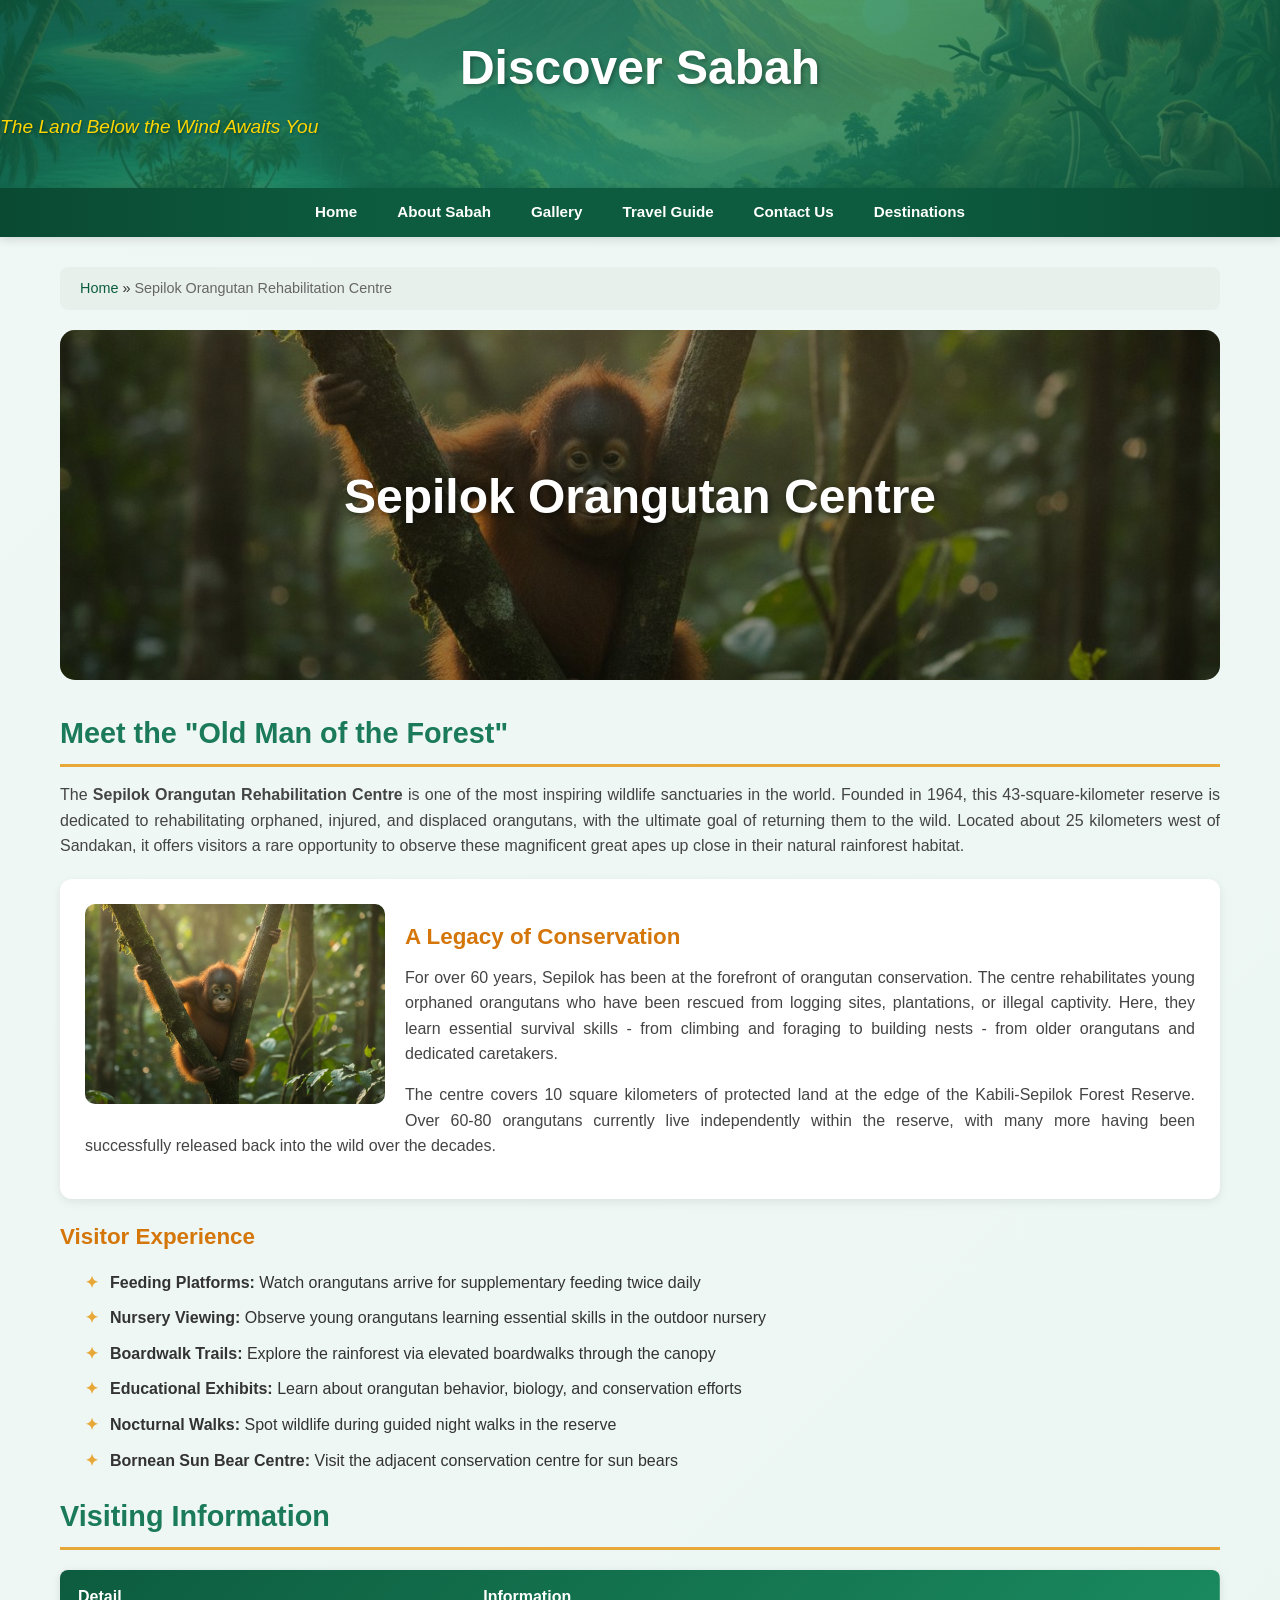
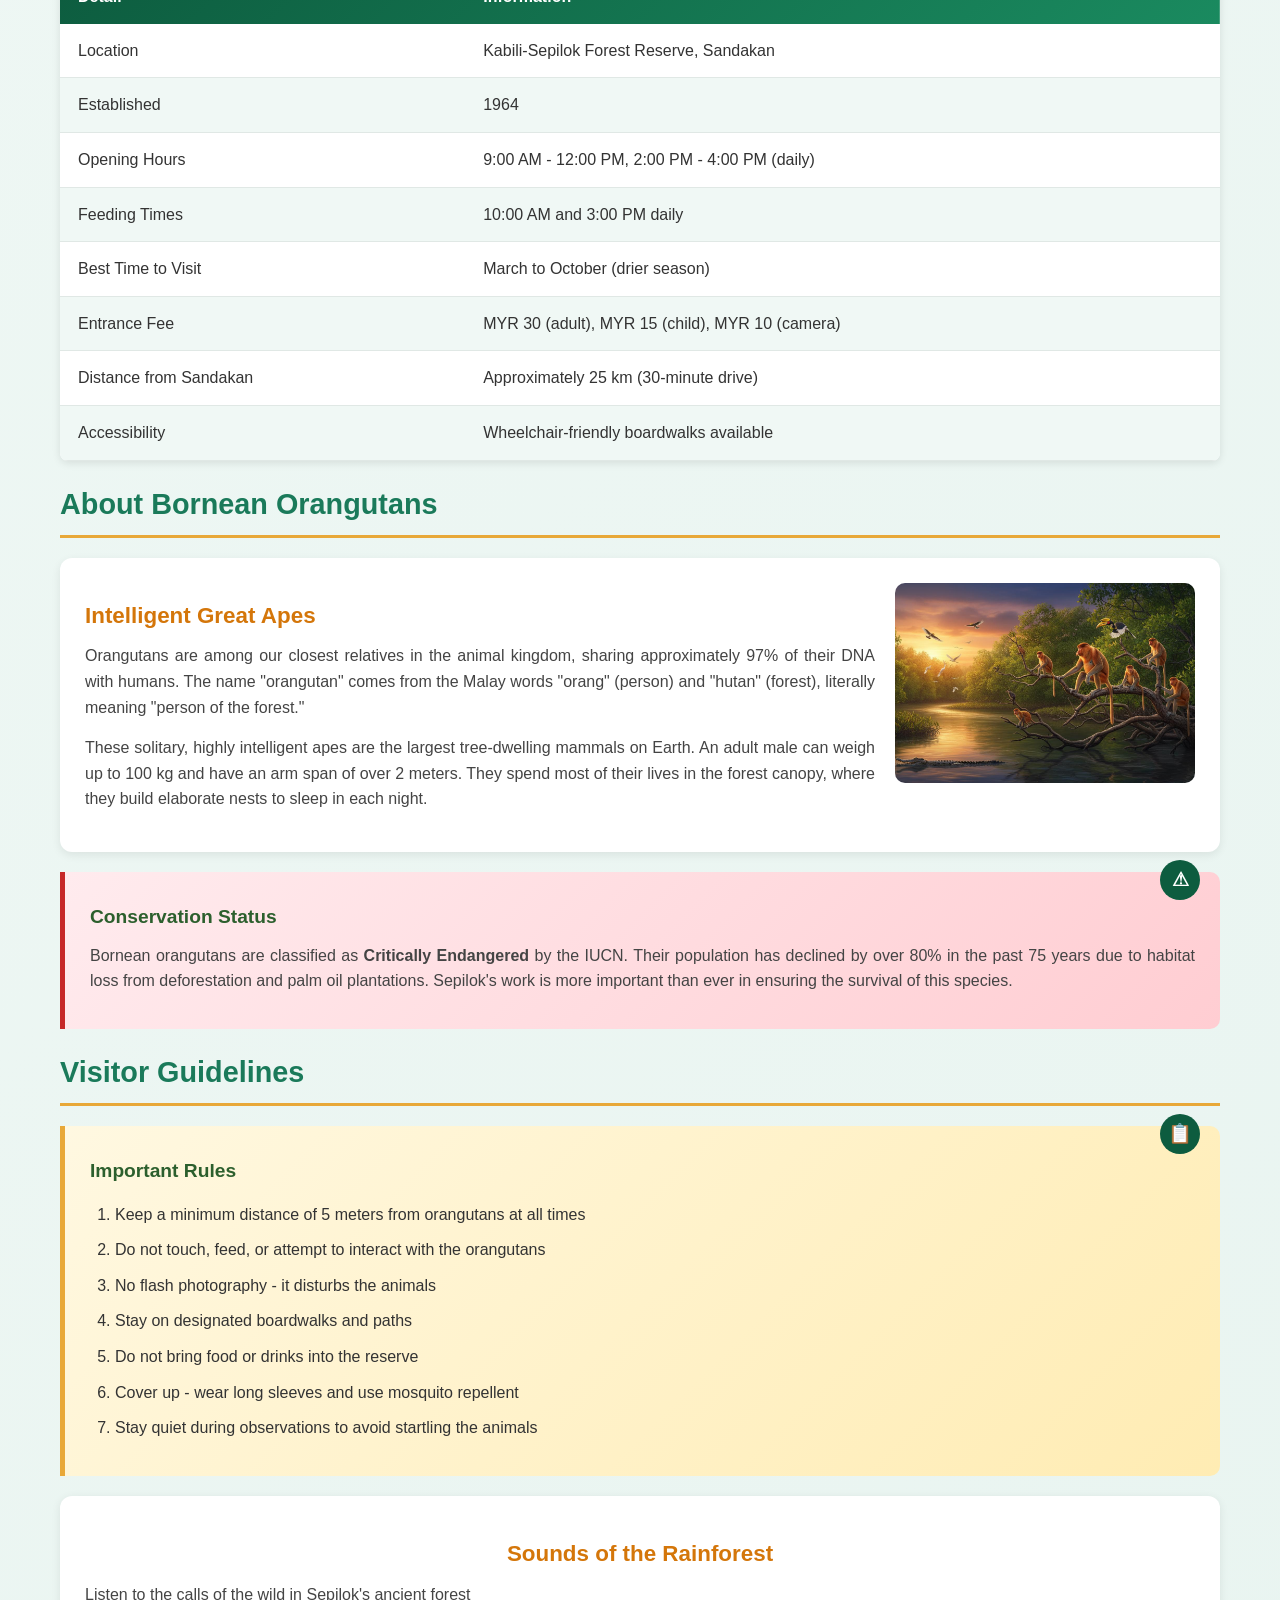
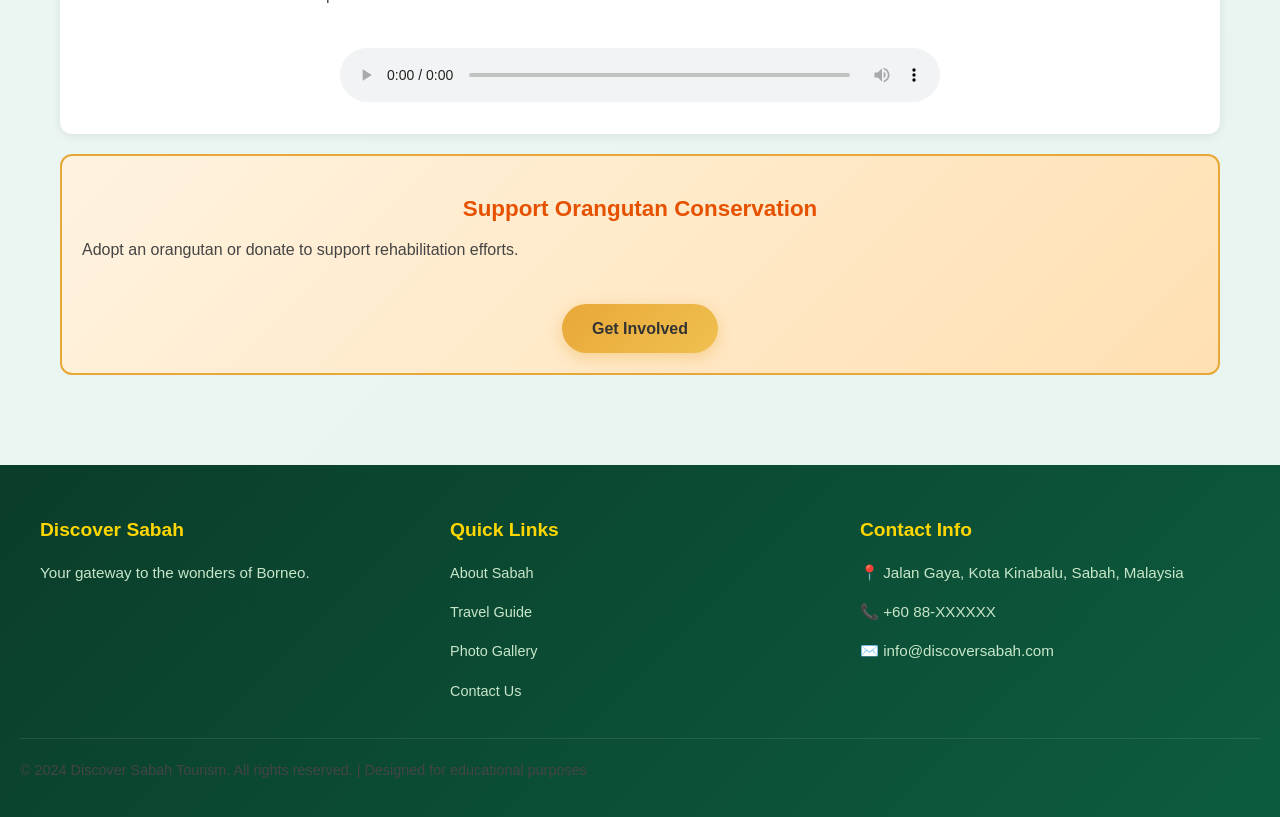
<file: sepilok.html>
<!DOCTYPE html>
<html lang="en">
<head>
    <meta charset="UTF-8">
    <meta name="viewport" content="width=device-width, initial-scale=1.0">
    <title>Sepilok Orangutan Centre - Discover Sabah</title>
    <link rel="stylesheet" href="css/style.css">
</head>
<body>
    <header>
        <div class="header-content">
            <h1>Discover Sabah</h1>
            <p class="tagline">The Land Below the Wind Awaits You</p>
        </div>
    </header>

    <nav>
        <ul>
            <li><a href="index.html">Home</a></li>
            <li><a href="about.html">About Sabah</a></li>
            <li><a href="gallery.html">Gallery</a></li>
            <li><a href="guide.html">Travel Guide</a></li>
            <li><a href="contact.html">Contact Us</a></li>
            <li><a href="destination.html">Destinations</a></li>
        </ul>
    </nav>

    <div class="container">
        <div class="breadcrumb">
            <a href="index.html">Home</a> &raquo; <span>Sepilok Orangutan Rehabilitation Centre</span>
        </div>

        <div class="destination-header" style="background-image: url('images/sepilok-orangutan.jpg');">
            <h1>Sepilok Orangutan Centre</h1>
        </div>

        <section>
            <h2>Meet the "Old Man of the Forest"</h2>
            <p>The <strong>Sepilok Orangutan Rehabilitation Centre</strong> is one of the most inspiring wildlife sanctuaries in the world. Founded in 1964, this 43-square-kilometer reserve is dedicated to rehabilitating orphaned, injured, and displaced orangutans, with the ultimate goal of returning them to the wild. Located about 25 kilometers west of Sandakan, it offers visitors a rare opportunity to observe these magnificent great apes up close in their natural rainforest habitat.</p>

            <div class="feature-box">
                <img src="images/sepilok-orangutan.jpg" alt="Orangutan at Sepilok">
                <h3>A Legacy of Conservation</h3>
                <p>For over 60 years, Sepilok has been at the forefront of orangutan conservation. The centre rehabilitates young orphaned orangutans who have been rescued from logging sites, plantations, or illegal captivity. Here, they learn essential survival skills - from climbing and foraging to building nests - from older orangutans and dedicated caretakers.</p>
                <p>The centre covers 10 square kilometers of protected land at the edge of the Kabili-Sepilok Forest Reserve. Over 60-80 orangutans currently live independently within the reserve, with many more having been successfully released back into the wild over the decades.</p>
            </div>

            <h3>Visitor Experience</h3>
            <ul class="feature-list">
                <li><strong>Feeding Platforms:</strong> Watch orangutans arrive for supplementary feeding twice daily</li>
                <li><strong>Nursery Viewing:</strong> Observe young orangutans learning essential skills in the outdoor nursery</li>
                <li><strong>Boardwalk Trails:</strong> Explore the rainforest via elevated boardwalks through the canopy</li>
                <li><strong>Educational Exhibits:</strong> Learn about orangutan behavior, biology, and conservation efforts</li>
                <li><strong>Nocturnal Walks:</strong> Spot wildlife during guided night walks in the reserve</li>
                <li><strong>Bornean Sun Bear Centre:</strong> Visit the adjacent conservation centre for sun bears</li>
            </ul>
        </section>

        <!-- Visiting Information Table -->
        <section>
            <h2>Visiting Information</h2>
            <table>
                <thead>
                    <tr>
                        <th>Detail</th>
                        <th>Information</th>
                    </tr>
                </thead>
                <tbody>
                    <tr>
                        <td>Location</td>
                        <td>Kabili-Sepilok Forest Reserve, Sandakan</td>
                    </tr>
                    <tr>
                        <td>Established</td>
                        <td>1964</td>
                    </tr>
                    <tr>
                        <td>Opening Hours</td>
                        <td>9:00 AM - 12:00 PM, 2:00 PM - 4:00 PM (daily)</td>
                    </tr>
                    <tr>
                        <td>Feeding Times</td>
                        <td>10:00 AM and 3:00 PM daily</td>
                    </tr>
                    <tr>
                        <td>Best Time to Visit</td>
                        <td>March to October (drier season)</td>
                    </tr>
                    <tr>
                        <td>Entrance Fee</td>
                        <td>MYR 30 (adult), MYR 15 (child), MYR 10 (camera)</td>
                    </tr>
                    <tr>
                        <td>Distance from Sandakan</td>
                        <td>Approximately 25 km (30-minute drive)</td>
                    </tr>
                    <tr>
                        <td>Accessibility</td>
                        <td>Wheelchair-friendly boardwalks available</td>
                    </tr>
                </tbody>
            </table>
        </section>

        <!-- About Orangutans -->
        <section>
            <h2>About Bornean Orangutans</h2>
            <div class="feature-box">
                <img src="images/wildlife.jpg" alt="Wildlife of Borneo" class="right">
                <h3>Intelligent Great Apes</h3>
                <p>Orangutans are among our closest relatives in the animal kingdom, sharing approximately 97% of their DNA with humans. The name "orangutan" comes from the Malay words "orang" (person) and "hutan" (forest), literally meaning "person of the forest."</p>
                <p>These solitary, highly intelligent apes are the largest tree-dwelling mammals on Earth. An adult male can weigh up to 100 kg and have an arm span of over 2 meters. They spend most of their lives in the forest canopy, where they build elaborate nests to sleep in each night.</p>
            </div>

            <div class="info-box warning">
                <div class="info-box-icon">⚠</div>
                <h4>Conservation Status</h4>
                <p>Bornean orangutans are classified as <strong>Critically Endangered</strong> by the IUCN. Their population has declined by over 80% in the past 75 years due to habitat loss from deforestation and palm oil plantations. Sepilok's work is more important than ever in ensuring the survival of this species.</p>
            </div>
        </section>

        <!-- Rules for Visitors -->
        <section>
            <h2>Visitor Guidelines</h2>
            <div class="info-box tip">
                <div class="info-box-icon">📋</div>
                <h4>Important Rules</h4>
                <ol class="feature-list">
                    <li>Keep a minimum distance of 5 meters from orangutans at all times</li>
                    <li>Do not touch, feed, or attempt to interact with the orangutans</li>
                    <li>No flash photography - it disturbs the animals</li>
                    <li>Stay on designated boardwalks and paths</li>
                    <li>Do not bring food or drinks into the reserve</li>
                    <li>Cover up - wear long sleeves and use mosquito repellent</li>
                    <li>Stay quiet during observations to avoid startling the animals</li>
                </ol>
            </div>
        </section>

        <!-- Audio Section -->
        <section class="media-container">
            <h3>Sounds of the Rainforest</h3>
            <p>Listen to the calls of the wild in Sepilok's ancient forest</p>
            <br>
            <audio controls>
                <source src="audio/videoplayback.mp3" type="audio/mpeg">
                Your browser does not support the audio element. (Note: Add an audio file to the audio folder)
            </audio>
        </section>

        <section class="highlight-box">
            <h3>Support Orangutan Conservation</h3>
            <p>Adopt an orangutan or donate to support rehabilitation efforts.</p>
            <br>
            <a href="contact.html" class="btn">Get Involved</a>
        </section>
    </div>

    <footer>
        <div class="footer-content">
            <div class="footer-section">
                <h4>Discover Sabah</h4>
                <p>Your gateway to the wonders of Borneo.</p>
            </div>
            <div class="footer-section">
                <h4>Quick Links</h4>
                <p><a href="about.html">About Sabah</a></p>
                <p><a href="guide.html">Travel Guide</a></p>
                <p><a href="gallery.html">Photo Gallery</a></p>
                <p><a href="contact.html">Contact Us</a></p>
            </div>
            <div class="footer-section">
                <h4>Contact Info</h4>
                <p>📍 Jalan Gaya, Kota Kinabalu, Sabah, Malaysia</p>
                <p>📞 +60 88-XXXXXX</p>
                <p>✉️ info@discoversabah.com</p>
            </div>
        </div>
        <div class="footer-bottom">
            <p>&copy; 2024 Discover Sabah Tourism. All rights reserved. | Designed for educational purposes</p>
        </div>
    </footer>
</body>
</html>
</file>
<file: css/style.css>
/* ============================================
   SABAH TOURISM WEBSITE - EXTERNAL STYLESHEET
   Techniques: External CSS, Positioning, Floating,
   Background Styling, Responsive Design
   ============================================ */

/* --- CSS Reset & Base Styles --- */
* {
    margin: 0;
    padding: 0;
    box-sizing: border-box;
}

body {
    font-family: 'Segoe UI', Tahoma, Geneva, Verdana, sans-serif;
    line-height: 1.6;
    color: #333;
    background-color: #f0f8f5;
    background-image: linear-gradient(135deg, #f0f8f5 0%, #e8f4f0 100%);
}

/* --- Typography --- */
h1 {
    font-size: 2.5em;
    color: #0d5c3f;
    margin-bottom: 15px;
    text-align: center;
}

h2 {
    font-size: 1.8em;
    color: #1a7a5a;
    margin: 20px 0 15px 0;
    border-bottom: 3px solid #e8a838;
    padding-bottom: 8px;
}

h3 {
    font-size: 1.4em;
    color: #d4760a;
    margin: 15px 0 10px 0;
}

h4 {
    font-size: 1.2em;
    color: #2c5f2d;
    margin: 10px 0;
}

p {
    margin-bottom: 15px;
    text-align: justify;
    color: #444;
}

a {
    color: #0d7a4d;
    text-decoration: none;
    transition: all 0.3s ease;
}

a:hover {
    color: #e8a838;
    text-decoration: underline;
}

/* --- Header & Navigation --- */
header {
    background: linear-gradient(135deg, #0d5c3f 0%, #1a8a5f 50%, #0d5c3f 100%);
    background-image: url('../images/hero-sabah.jpg');
    background-size: cover;
    background-position: center;
    background-blend-mode: overlay;
    color: white;
    padding: 30px 0;
    text-align: center;
    position: relative;
    box-shadow: 0 4px 15px rgba(0,0,0,0.2);
}

header::after {
    content: '';
    position: absolute;
    top: 0;
    left: 0;
    right: 0;
    bottom: 0;
    background: linear-gradient(135deg, rgba(13,92,63,0.85) 0%, rgba(26,138,95,0.75) 50%, rgba(13,92,63,0.85) 100%);
    z-index: 1;
}

.header-content {
    position: relative;
    z-index: 2;
}

header h1 {
    color: white;
    font-size: 3em;
    text-shadow: 2px 2px 4px rgba(0,0,0,0.3);
    margin-bottom: 5px;
}

.tagline {
    font-size: 1.2em;
    color: #ffd700;
    font-style: italic;
    text-shadow: 1px 1px 2px rgba(0,0,0,0.3);
}

/* --- Navigation Bar --- */
nav {
    background: linear-gradient(90deg, #0a4a32 0%, #0d5c3f 30%, #0d5c3f 70%, #0a4a32 100%);
    padding: 0;
    position: relative;
    top: 0;
    z-index: 1000;
    box-shadow: 0 2px 10px rgba(0,0,0,0.15);
}

nav ul {
    list-style: none;
    text-align: center;
    display: flex;
    justify-content: center;
    flex-wrap: wrap;
}

nav ul li {
    display: inline-block;
}

nav ul li a {
    display: block;
    color: white;
    padding: 12px 20px;
    text-decoration: none;
    font-weight: 600;
    font-size: 0.95em;
    transition: all 0.3s ease;
    border-bottom: 1px solid transparent;
}

nav ul li a:hover {
    background-color: rgba(255,255,255,0.1);
    color: #ffd700;
    border-bottom: 3px solid #ffd700;
    text-decoration: none;
}

nav ul li a.active {
    background-color: rgba(232,168,56,0.2);
    border-bottom: 3px solid #e8a838;
    color: #ffd700;
}

/* --- Main Content Container --- */
.container {
    max-width: 1200px;
    margin: 0 auto;
    padding: 30px 20px;
}

/* --- Hero Section --- */
.hero-section {
    position: relative;
    text-align: center;
    padding: 50px 20px;
    background: linear-gradient(135deg, rgba(13,92,63,0.9) 0%, rgba(26,138,95,0.8) 100%);
    color: white;
    border-radius: 15px;
    margin-bottom: 30px;
    overflow: hidden;
}

.hero-section h1 {
    color: white;
    font-size: 2.8em;
    margin-bottom: 15px;
}

.hero-section p {
    font-size: 1.2em;
    color: #e0f0e8;
    max-width: 800px;
    margin: 0 auto 25px auto;
    text-align: center;
}

.btn {
    display: inline-block;
    padding: 12px 30px;
    background: linear-gradient(135deg, #e8a838 0%, #f0c050 100%);
    color: #333;
    font-weight: bold;
    border-radius: 50px;
    text-decoration: none;
    transition: all 0.3s ease;
    box-shadow: 0 4px 15px rgba(232,168,56,0.4);
}

.btn:hover {
    background: linear-gradient(135deg, #f0c050 0%, #ffd700 100%);
    transform: translateY(-2px);
    box-shadow: 0 6px 20px rgba(232,168,56,0.5);
    text-decoration: none;
    color: #333;
}

/* --- Cards Grid (Floating Layout) --- */
.card-grid {
    display: flex;
    flex-wrap: wrap;
    gap: 25px;
    margin: 30px 0;
}

.card {
    flex: 1 1 300px;
    background: white;
    border-radius: 12px;
    overflow: hidden;
    box-shadow: 0 4px 15px rgba(0,0,0,0.1);
    transition: all 0.3s ease;
    border: 1px solid #e0e8e5;
}

.card:hover {
    transform: translateY(-5px);
    box-shadow: 0 8px 25px rgba(0,0,0,0.15);
}

.card img {
    width: 100%;
    height: 200px;
    object-fit: cover;
    display: block;
}

.card-content {
    padding: 20px;
}

.card-content h3 {
    margin-top: 0;
}

.card-content p {
    text-align: left;
}

/* --- Feature Box with Float --- */
.feature-box {
    background: white;
    border-radius: 12px;
    padding: 25px;
    margin: 20px 0;
    box-shadow: 0 3px 10px rgba(0,0,0,0.08);
    overflow: hidden;
}

.feature-box img {
    float: left;
    margin: 0 20px 15px 0;
    border-radius: 10px;
    width: 300px;
    height: 200px;
    object-fit: cover;
}

.feature-box img.right {
    float: right;
    margin: 0 0 15px 20px;
}

.feature-box::after {
    content: "";
    display: table;
    clear: both;
}

/* --- Info Boxes with Positioning --- */
.info-box {
    position: relative;
    background: linear-gradient(135deg, #e8f5e9 0%, #c8e6c9 100%);
    border-left: 5px solid #0d5c3f;
    padding: 20px 25px;
    margin: 20px 0;
    border-radius: 0 10px 10px 0;
}

.info-box.tip {
    background: linear-gradient(135deg, #fff8e1 0%, #ffecb3 100%);
    border-left-color: #e8a838;
}

.info-box.warning {
    background: linear-gradient(135deg, #ffebee 0%, #ffcdd2 100%);
    border-left-color: #c62828;
}

.info-box-icon {
    position: absolute;
    top: -12px;
    right: 20px;
    background: #0d5c3f;
    color: white;
    width: 40px;
    height: 40px;
    border-radius: 50%;
    display: flex;
    align-items: center;
    justify-content: center;
    font-size: 1.2em;
    font-weight: bold;
}

/* --- Tables --- */
table {
    width: 100%;
    border-collapse: collapse;
    margin: 20px 0;
    background: white;
    box-shadow: 0 2px 8px rgba(0,0,0,0.1);
    border-radius: 8px;
    overflow: hidden;
}

table thead {
    background: linear-gradient(135deg, #0d5c3f 0%, #1a8a5f 100%);
    color: white;
}

table th, table td {
    padding: 14px 18px;
    text-align: left;
}

table tbody tr:nth-child(even) {
    background-color: #f0f8f5;
}

table tbody tr:hover {
    background-color: #e0f0e8;
    transition: background-color 0.3s ease;
}

table th {
    font-weight: 600;
}

table td {
    border-bottom: 1px solid #e0e8e5;
}

/* --- Lists --- */
ul.feature-list, ol.feature-list {
    margin: 15px 0 15px 25px;
    padding: 0;
}

ul.feature-list li, ol.feature-list li {
    margin-bottom: 10px;
    line-height: 1.6;
}

ul.feature-list li {
    list-style-type: none;
    position: relative;
    padding-left: 25px;
}

ul.feature-list li::before {
    content: "✦";
    position: absolute;
    left: 0;
    color: #e8a838;
    font-weight: bold;
}

/* --- Gallery Grid --- */
.gallery-grid {
    display: grid;
    grid-template-columns: repeat(auto-fill, minmax(280px, 1fr));
    gap: 20px;
    margin: 30px 0;
}

.gallery-item {
    position: relative;
    overflow: hidden;
    border-radius: 12px;
    box-shadow: 0 4px 12px rgba(0,0,0,0.15);
    transition: all 0.3s ease;
    cursor: pointer;
}

.gallery-item:hover {
    transform: scale(1.03);
    box-shadow: 0 8px 25px rgba(0,0,0,0.2);
}

.gallery-item img {
    width: 100%;
    height: 220px;
    object-fit: cover;
    display: block;
    transition: all 0.3s ease;
}

.gallery-item:hover img {
    transform: scale(1.1);
}

.gallery-caption {
    position: absolute;
    bottom: 0;
    left: 0;
    right: 0;
    background: linear-gradient(transparent, rgba(0,0,0,0.8));
    color: white;
    padding: 30px 15px 15px 15px;
    font-size: 0.95em;
}

/* --- Forms --- */
.form-container {
    background: white;
    padding: 35px;
    border-radius: 15px;
    box-shadow: 0 4px 20px rgba(0,0,0,0.1);
    max-width: 700px;
    margin: 0 auto;
}

.form-group {
    margin-bottom: 20px;
}

.form-group label {
    display: block;
    margin-bottom: 8px;
    font-weight: 600;
    color: #0d5c3f;
}

.form-group input[type="text"],
.form-group input[type="email"],
.form-group input[type="tel"],
.form-group input[type="date"],
.form-group select,
.form-group textarea {
    width: 100%;
    padding: 12px 15px;
    border: 2px solid #d0e0d8;
    border-radius: 8px;
    font-size: 1em;
    font-family: inherit;
    transition: border-color 0.3s ease;
}

.form-group input:focus,
.form-group select:focus,
.form-group textarea:focus {
    border-color: #0d5c3f;
    outline: none;
    box-shadow: 0 0 0 3px rgba(13,92,63,0.1);
}

.form-group input.error,
.form-group select.error,
.form-group textarea.error {
    border-color: #c62828;
    background-color: #ffebee;
}

.error-message {
    color: #c62828;
    font-size: 0.85em;
    margin-top: 5px;
    display: none;
}

.error-message.visible {
    display: block;
}

.form-row {
    display: flex;
    gap: 20px;
}

.form-row .form-group {
    flex: 1;
}

.form-group textarea {
    resize: vertical;
    min-height: 120px;
}

.btn-submit {
    background: linear-gradient(135deg, #0d5c3f 0%, #1a8a5f 100%);
    color: white;
    padding: 14px 40px;
    border: none;
    border-radius: 50px;
    font-size: 1.1em;
    font-weight: bold;
    cursor: pointer;
    transition: all 0.3s ease;
    box-shadow: 0 4px 15px rgba(13,92,63,0.3);
}

.btn-submit:hover {
    background: linear-gradient(135deg, #1a8a5f 0%, #0d5c3f 100%);
    transform: translateY(-2px);
    box-shadow: 0 6px 20px rgba(13,92,63,0.4);
}

/* --- Contact Info Box --- */
.contact-info {
    background: linear-gradient(135deg, #e8f5e9 0%, #c8e6c9 100%);
    padding: 25px;
    border-radius: 12px;
    margin: 20px 0;
}

.contact-info-item {
    display: flex;
    align-items: flex-start;
    margin-bottom: 15px;
}

.contact-icon {
    font-size: 1.5em;
    margin-right: 15px;
    color: #0d5c3f;
    min-width: 30px;
    text-align: center;
}

/* --- Audio/Video Container --- */
.media-container {
    background: white;
    padding: 25px;
    border-radius: 12px;
    margin: 20px 0;
    text-align: center;
    box-shadow: 0 2px 10px rgba(0,0,0,0.08);
}

.media-container audio,
.media-container video {
    width: 100%;
    max-width: 600px;
    border-radius: 8px;
}

/* --- Footer --- */
footer {
    background: linear-gradient(135deg, #0a3d2a 0%, #0d5c3f 100%);
    color: white;
    padding: 40px 20px 20px 20px;
    margin-top: 40px;
}

.footer-content {
    max-width: 1200px;
    margin: 0 auto;
    display: flex;
    flex-wrap: wrap;
    justify-content: space-between;
    gap: 30px;
}

.footer-section {
    flex: 1 1 250px;
}

.footer-section h4 {
    color: #ffd700;
    margin-bottom: 15px;
    font-size: 1.2em;
}

.footer-section p,
.footer-section a {
    color: #c8e6c9;
    font-size: 0.95em;
}

.footer-section a:hover {
    color: #ffd700;
}

.footer-bottom {
    text-align: center;
    padding-top: 20px;
    margin-top: 20px;
    border-top: 1px solid rgba(255,255,255,0.1);
    color: rgba(255,255,255,0.7);
    font-size: 0.9em;
}

/* --- Breadcrumb --- */
.breadcrumb {
    background: #e8f0ec;
    padding: 10px 20px;
    margin-bottom: 20px;
    border-radius: 8px;
    font-size: 0.9em;
}

.breadcrumb a {
    color: #0d5c3f;
}

.breadcrumb span {
    color: #666;
}

/* --- Highlight Box --- */
.highlight-box {
    background: linear-gradient(135deg, #fff3e0 0%, #ffe0b2 100%);
    border: 2px solid #e8a838;
    border-radius: 12px;
    padding: 20px;
    margin: 20px 0;
    text-align: center;
}

.highlight-box h3 {
    color: #e65100;
}

/* --- Destination Header --- */
.destination-header {
    position: relative;
    height: 350px;
    background-size: cover;
    background-position: center;
    border-radius: 15px;
    display: flex;
    align-items: center;
    justify-content: center;
    margin-bottom: 30px;
    overflow: hidden;
}

.destination-header::after {
    content: '';
    position: absolute;
    top: 0;
    left: 0;
    right: 0;
    bottom: 0;
    background: rgba(0,0,0,0.4);
}

.destination-header h1 {
    position: relative;
    z-index: 2;
    color: white;
    font-size: 3em;
    text-shadow: 2px 2px 6px rgba(0,0,0,0.5);
}

/* --- Statistics Box --- */
.stats-container {
    display: flex;
    flex-wrap: wrap;
    gap: 20px;
    margin: 30px 0;
}

.stat-box {
    flex: 1 1 200px;
    background: linear-gradient(135deg, #0d5c3f 0%, #1a8a5f 100%);
    color: white;
    padding: 25px;
    border-radius: 12px;
    text-align: center;
    box-shadow: 0 4px 15px rgba(13,92,63,0.3);
}

.stat-number {
    font-size: 2.5em;
    font-weight: bold;
    color: #ffd700;
}

.stat-label {
    font-size: 0.95em;
    opacity: 0.9;
    margin-top: 5px;
}

/* --- Responsive Design --- */
@media (max-width: 768px) {
    header h1 {
        font-size: 2em;
    }

    nav ul {
        flex-direction: column;
    }

    nav ul li a {
        padding: 10px 15px;
    }

    .feature-box img,
    .feature-box img.right {
        float: none;
        margin: 0 0 15px 0;
        width: 100%;
        height: auto;
    }

    .destination-header {
        height: 200px;
    }

    .destination-header h1 {
        font-size: 1.8em;
    }

    .form-row {
        flex-direction: column;
        gap: 0;
    }

    .gallery-grid {
        grid-template-columns: 1fr;
    }
}

@media (max-width: 480px) {
    .container {
        padding: 15px 10px;
    }

    h1 {
        font-size: 1.8em;
    }

    h2 {
        font-size: 1.4em;
    }

    .hero-section h1 {
        font-size: 1.8em;
    }
}
/* ===== MOBILE NAV FIX (PUT AT VERY BOTTOM) ===== */
@media (max-width: 768px) {

    nav {
        position: relative !important;
        height: auto !important;
    }

    nav ul {
        display: block !important;
        max-height: 60vh !important;
        overflow-y: auto !important;
        -webkit-overflow-scrolling: touch;
    }

    nav ul li {
        display: block !important;
        width: 100%;
    }

    nav ul li a {
        display: block;
        padding: 12px;
        border-bottom: 1px solid rgba(255,255,255,0.2);
    }
}

/* Force page scroll */
html, body {
    height: auto !important;
    overflow-y: auto !important;
}
/* ===== FIX MOBILE NAV MENU (FINAL WORKING FIX) ===== */
@media (max-width: 768px) {

    nav {
        position: sticky;
        top: 0;
        z-index: 1000;
    }

    nav ul {
        display: block;
        max-height: 50vh;        /* ✅ LIMIT HEIGHT */
        overflow-y: scroll;      /* ✅ FORCE SCROLL */
        background: #0d5c3f;
    }

    nav ul li {
        display: block;
        width: 100%;
    }

    nav ul li a {
        padding: 12px;
        display: block;
    }
}
</file>
